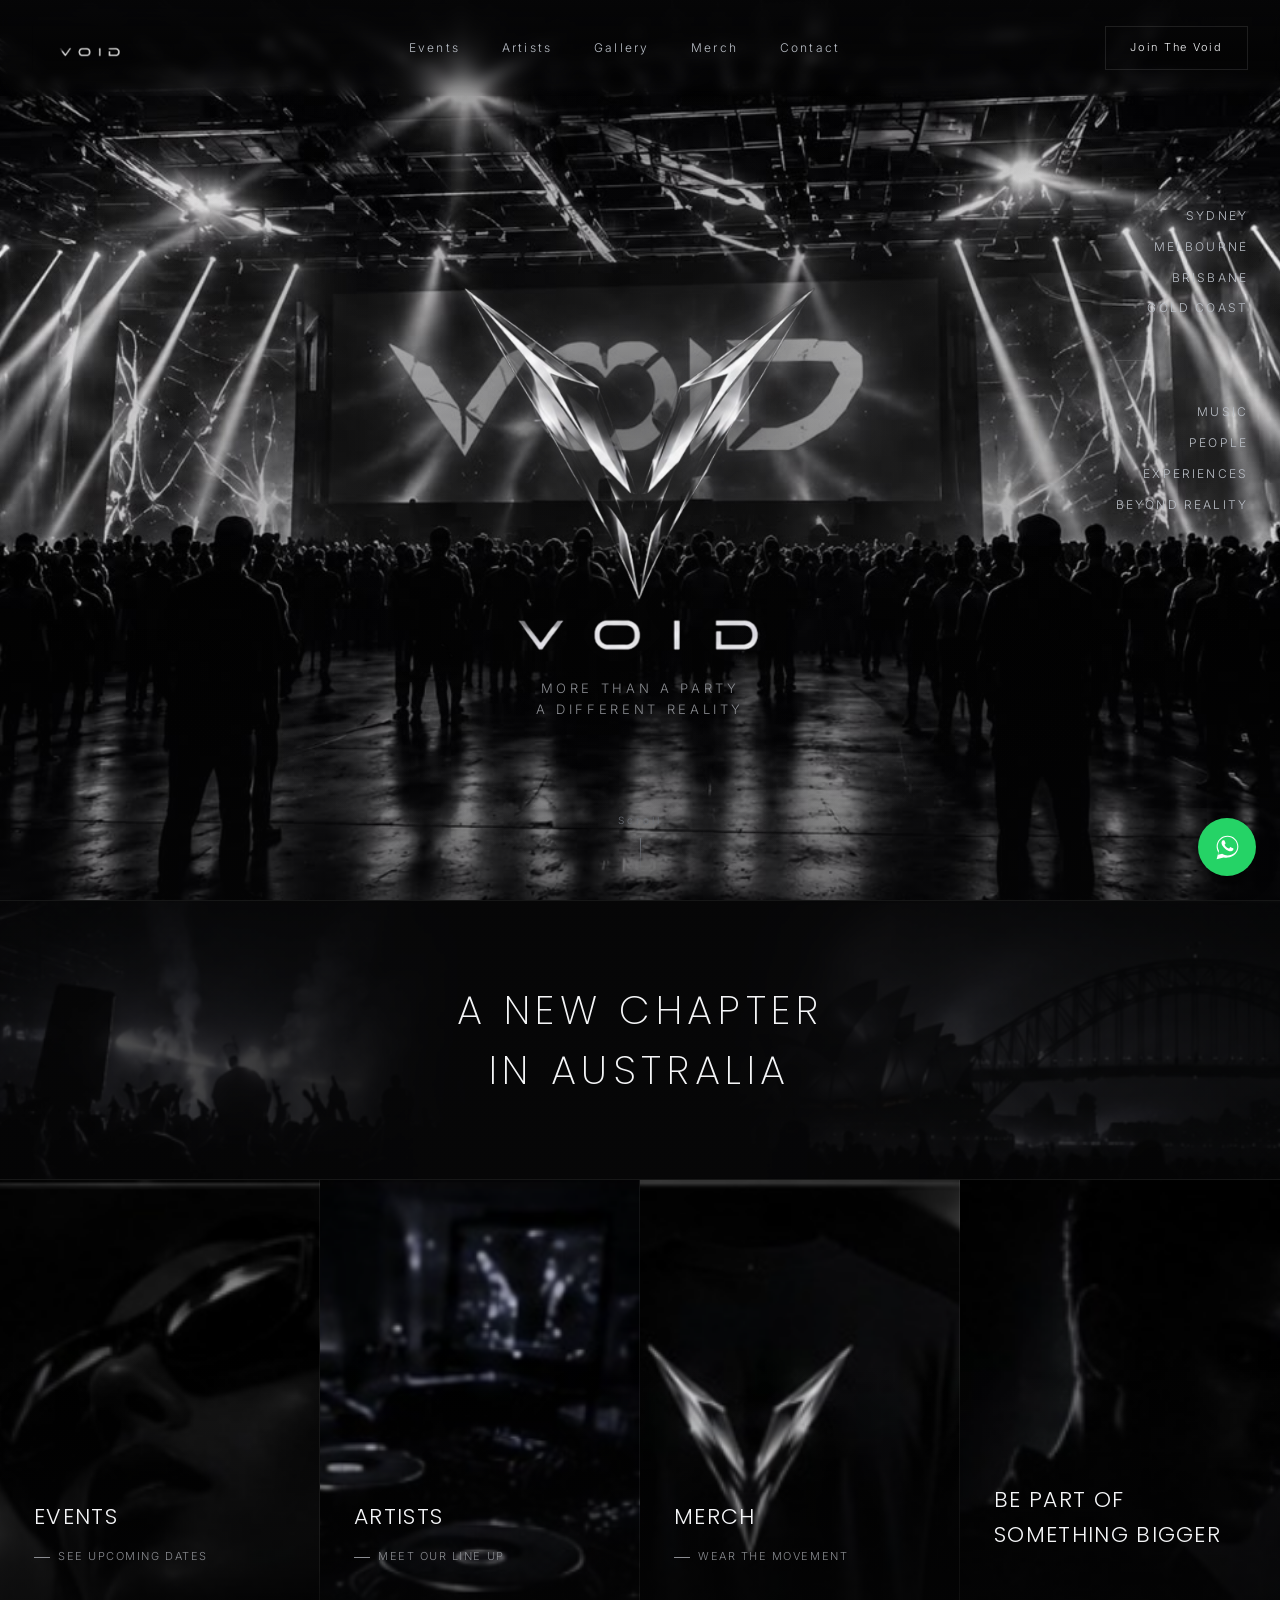
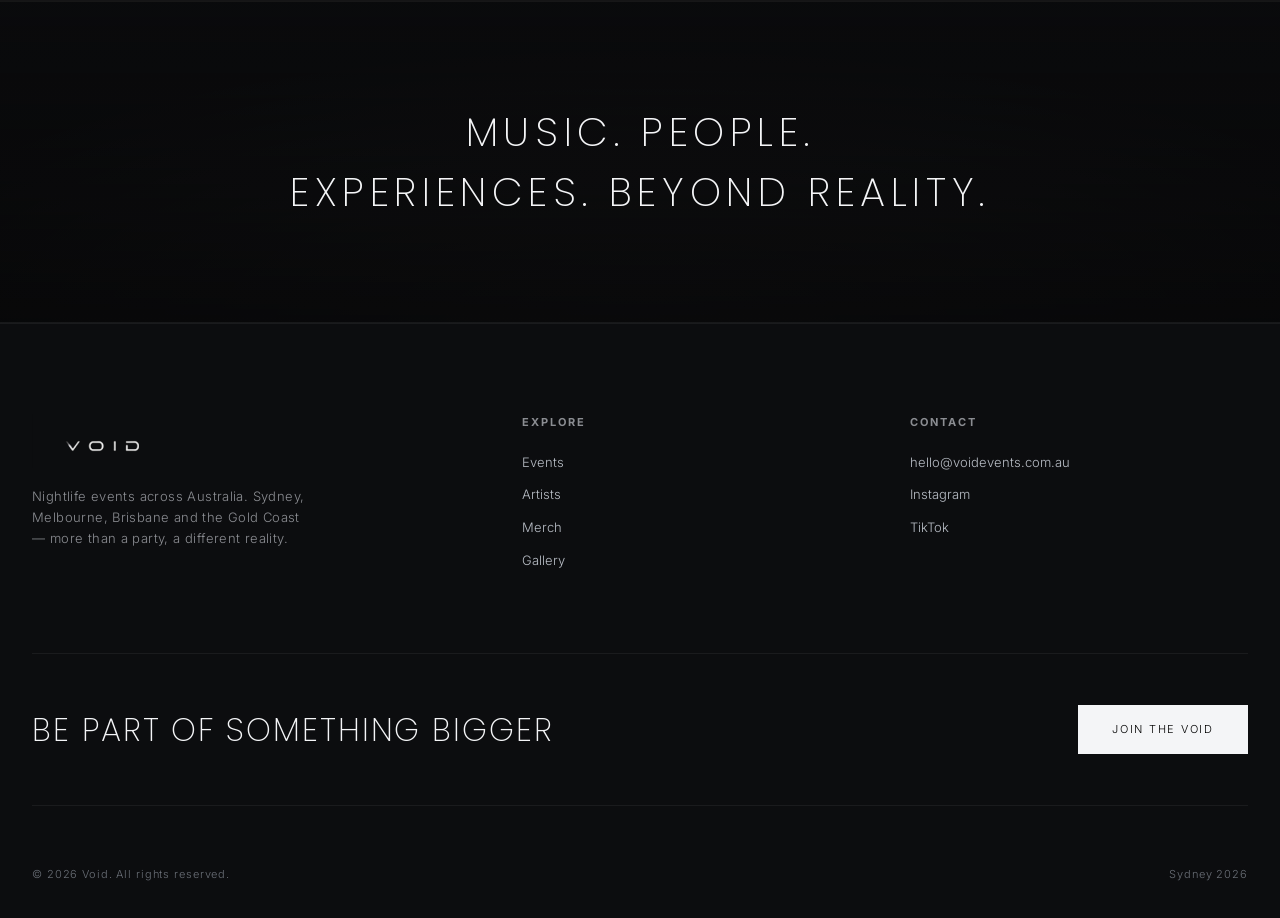
<file: index.html>
<!DOCTYPE html>
<html lang="pt-BR">
<head>
<meta charset="UTF-8">
<meta name="viewport" content="width=device-width, initial-scale=1.0">
<title>VOID — Sydney, Melbourne, Brisbane & Gold Coast</title>
<meta name="description" content="VOID — eventos de música eletrônica em Sydney, Melbourne, Brisbane e Gold Coast. Mais que uma festa, uma realidade diferente.">
<link rel="preconnect" href="https://fonts.googleapis.com">
<link rel="preconnect" href="https://fonts.gstatic.com" crossorigin>
<link href="https://fonts.googleapis.com/css2?family=Poppins:wght@200;300;400;600&family=Inter:wght@300;400;500&display=swap" rel="stylesheet">
<link rel="stylesheet" href="assets/style.css">
<link rel="manifest" href="manifest.json">
<meta name="theme-color" content="#060607">
<link rel="apple-touch-icon" href="assets/icons/apple-touch-icon.png">
<meta name="apple-mobile-web-app-capable" content="yes">
<meta name="apple-mobile-web-app-status-bar-style" content="black-translucent">
<meta name="apple-mobile-web-app-title" content="VOID">
</head>
<body>

<header>
  <nav class="nav">
    <a href="index.html"><img src="assets/img/void-logo.png" alt="VOID" class="logo-img"></a>
    <ul class="nav-links">
      <li><a href="events.html">Events</a></li>
      <li><a href="artists.html">Artists</a></li>
      <li><a href="index.html#gallery">Gallery</a></li>
      <li><a href="merch.html">Merch</a></li>
      <li><a href="contact.html">Contact</a></li>
    </ul>
    <a href="contact.html" class="nav-cta">Join The Void</a>
    <button class="burger" id="burger" aria-label="Open menu" aria-expanded="false">
      <span></span><span></span><span></span>
    </button>
  </nav>
</header>

<div class="mobile-panel" id="mobilePanel">
  <a href="events.html">Events</a>
  <a href="artists.html">Artists</a>
  <a href="index.html#gallery">Gallery</a>
  <a href="merch.html">Merch</a>
  <a href="contact.html">Contact</a>
  <a href="contact.html" class="nav-cta">Join The Void</a>
</div>

<section class="hero" id="top">
  <div class="hero-grid">
    <h1 class="sr-only">VOID — More Than A Party, A Different Reality</h1>
    <div class="hero-center">
      <img src="assets/img/void-logo-full.png" alt="VOID" class="logo-mark-full">
      <!-- EDITE A FRASE DE EFEITO AQUI -->
      <p class="hero-tagline">
        <span>More Than A Party</span>
        <span>A Different Reality</span>
      </p>
    </div>

    <div class="hero-side">
      <!-- EDITE AS CIDADES AQUI -->
      <ul>
        <li>Sydney</li>
        <li>Melbourne</li>
        <li>Brisbane</li>
        <li>Gold Coast</li>
      </ul>
      <div class="rule"></div>
      <!-- EDITE AS PALAVRAS-CHAVE AQUI -->
      <ul>
        <li>Music</li>
        <li>People</li>
        <li>Experiences</li>
        <li>Beyond Reality</li>
      </ul>
    </div>
  </div>

  <div class="scroll-cue">Scroll</div>
</section>

<section class="chapter-photo">
  <!-- EDITE O TÍTULO DO BANNER AQUI -->
  <h2>A New Chapter<br>In Australia</h2>
</section>

<section class="feature-grid">
  <a class="feature" href="events.html" style="background-image:url('assets/img/feature-events.png');">
    <div class="feature-label">Events</div>
    <div class="feature-link"><span class="bar"></span>See Upcoming Dates</div>
  </a>
  <a class="feature" href="artists.html" style="background-image:url('assets/img/feature-artists.png');">
    <div class="feature-label">Artists</div>
    <div class="feature-link"><span class="bar"></span>Meet Our Line Up</div>
  </a>
  <a class="feature" href="merch.html" style="background-image:url('assets/img/feature-merch.png');">
    <div class="feature-label">Merch</div>
    <div class="feature-link"><span class="bar"></span>Wear The Movement</div>
  </a>
  <a class="feature plain" href="contact.html" style="background-image:url('assets/img/feature-bigger.png');">
    <div class="feature-label">Be Part Of<br>Something Bigger</div>
  </a>
</section>

<section id="gallery" class="chapter" style="padding:100px 32px;">
  <h2>Music. People.<br>Experiences. Beyond Reality.</h2>
</section>

<footer id="contact">
  <div class="footer-top">
    <div class="footer-brand">
      <img src="assets/img/void-logo.png" alt="VOID" class="logo-img-lg" style="margin-bottom:18px;">
      <p>Nightlife events across Australia. Sydney, Melbourne, Brisbane and the Gold Coast — more than a party, a different reality.</p>
    </div>
    <div class="footer-col">
      <h4>Explore</h4>
      <ul>
        <li><a href="events.html">Events</a></li>
        <li><a href="artists.html">Artists</a></li>
        <li><a href="merch.html">Merch</a></li>
        <li><a href="index.html#gallery">Gallery</a></li>
      </ul>
    </div>
    <div class="footer-col">
      <h4>Contact</h4>
      <ul>
        <li><a href="mailto:hello@voidevents.com.au">hello@voidevents.com.au</a></li>
        <li><a href="#">Instagram</a></li>
        <li><a href="#">TikTok</a></li>
      </ul>
    </div>
  </div>

  <div class="footer-cta">
    <h3>Be part of something bigger</h3>
    <a href="contact.html" class="btn-solid">Join The Void</a>
  </div>

  <div class="footer-bottom">
    <span>© 2026 Void. All rights reserved.</span>
    <span>Sydney 2026</span>
  </div>
</footer>

<script src="assets/script.js"></script>
<a href="https://wa.me/61424786289" class="whatsapp-float" target="_blank" rel="noopener" aria-label="Falar no WhatsApp">
  <svg viewBox="0 0 32 32" fill="white" xmlns="http://www.w3.org/2000/svg"><path d="M16.004 3C9.377 3 4 8.373 4 15c0 2.386.7 4.61 1.902 6.478L4 29l7.72-1.867A11.94 11.94 0 0 0 16.004 27C22.63 27 28 21.627 28 15S22.63 3 16.004 3Zm0 21.818c-2.02 0-3.9-.59-5.48-1.605l-.393-.242-4.58 1.107 1.128-4.463-.256-.412A9.77 9.77 0 0 1 5.2 15c0-5.96 4.848-10.818 10.804-10.818S26.808 9.04 26.808 15 21.96 24.818 16.004 24.818Zm5.94-8.146c-.325-.163-1.923-.95-2.222-1.058-.298-.108-.516-.163-.733.163-.217.326-.842 1.058-1.033 1.276-.19.217-.38.244-.706.081-.325-.163-1.373-.506-2.615-1.612-.967-.862-1.62-1.926-1.81-2.252-.19-.326-.02-.502.143-.664.147-.146.325-.38.488-.57.163-.19.217-.326.325-.543.108-.217.054-.407-.027-.57-.081-.163-.733-1.767-1.005-2.42-.264-.635-.532-.55-.733-.56l-.624-.011c-.217 0-.57.081-.868.407-.298.326-1.14 1.114-1.14 2.718 0 1.604 1.167 3.154 1.33 3.37.163.217 2.297 3.508 5.566 4.92.778.336 1.385.537 1.858.687.78.248 1.49.213 2.052.13.626-.094 1.923-.786 2.194-1.545.27-.76.27-1.41.19-1.545-.081-.136-.298-.217-.624-.38Z"/></svg>
</a>
</body>
</html>
</file>
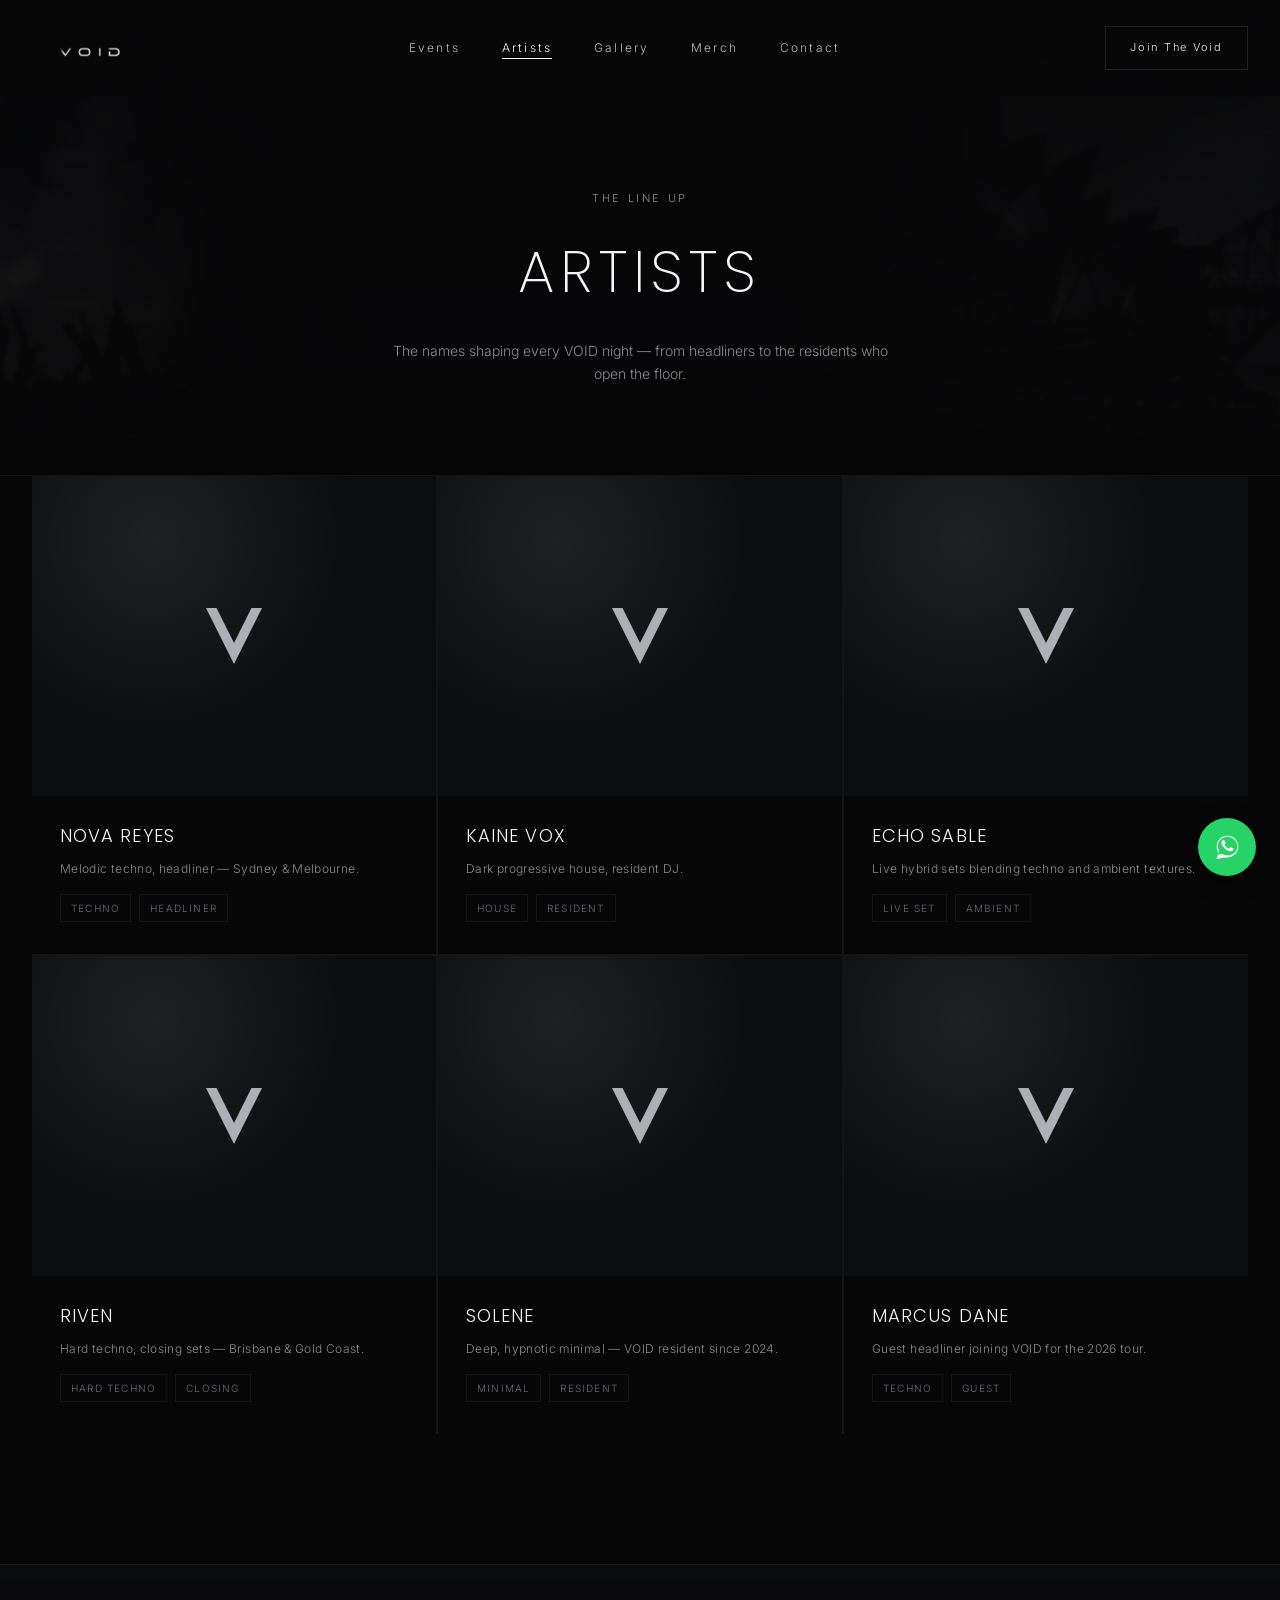
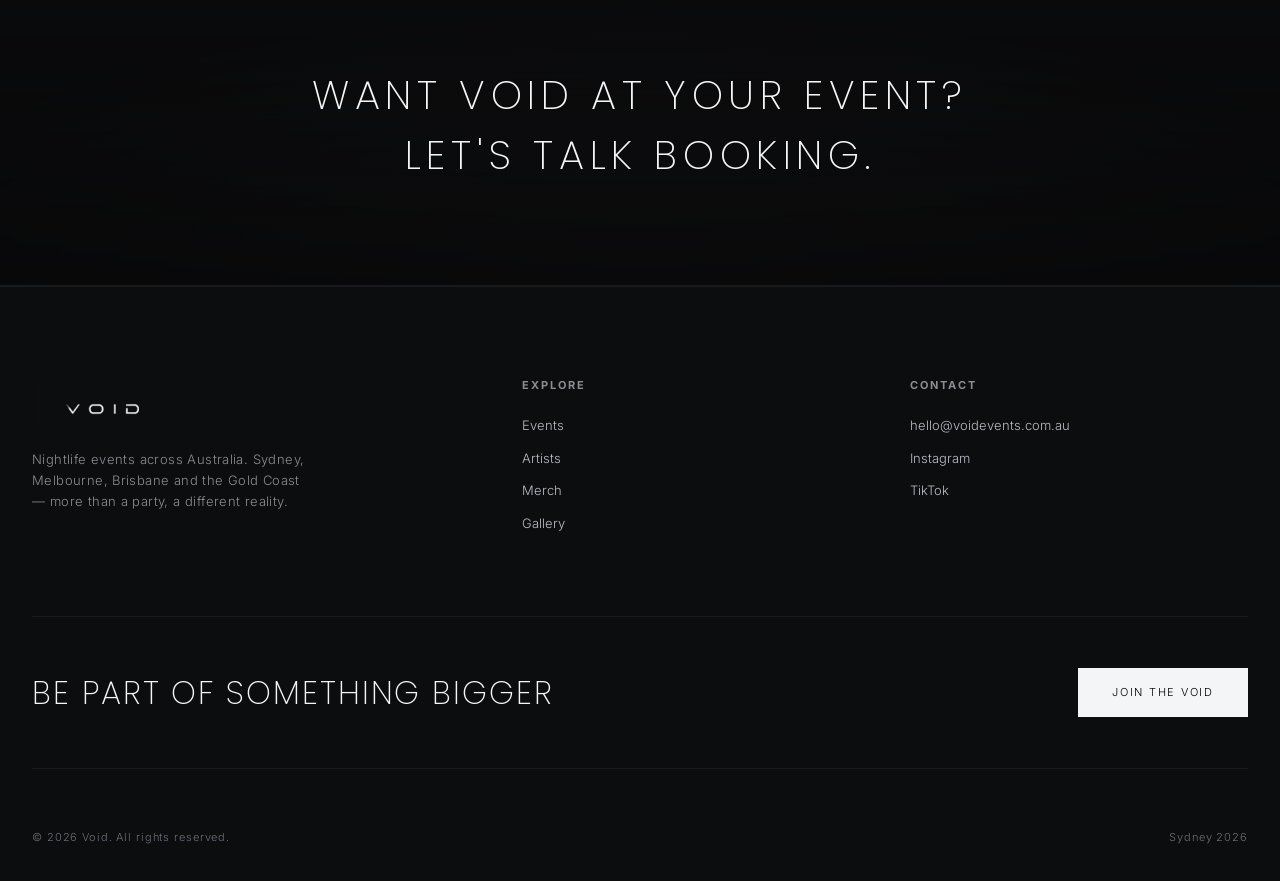
<file: artists.html>
<!DOCTYPE html>
<html lang="pt-BR">
<head>
<meta charset="UTF-8">
<meta name="viewport" content="width=device-width, initial-scale=1.0">
<title>VOID — Artists</title>
<link rel="preconnect" href="https://fonts.googleapis.com">
<link rel="preconnect" href="https://fonts.gstatic.com" crossorigin>
<link href="https://fonts.googleapis.com/css2?family=Poppins:wght@200;300;400;600&family=Inter:wght@300;400;500&display=swap" rel="stylesheet">
<link rel="stylesheet" href="assets/style.css">
<link rel="manifest" href="manifest.json">
<meta name="theme-color" content="#060607">
<link rel="apple-touch-icon" href="assets/icons/apple-touch-icon.png">
<meta name="apple-mobile-web-app-capable" content="yes">
<meta name="apple-mobile-web-app-status-bar-style" content="black-translucent">
<meta name="apple-mobile-web-app-title" content="VOID">
</head>
<body>

<header>
  <nav class="nav">
    <a href="index.html"><img src="assets/img/void-logo.png" alt="VOID" class="logo-img"></a>
    <ul class="nav-links">
      <li><a href="events.html">Events</a></li>
      <li><a href="artists.html" class="active">Artists</a></li>
      <li><a href="index.html#gallery">Gallery</a></li>
      <li><a href="merch.html">Merch</a></li>
      <li><a href="contact.html">Contact</a></li>
    </ul>
    <a href="contact.html" class="nav-cta">Join The Void</a>
    <button class="burger" id="burger" aria-label="Open menu" aria-expanded="false">
      <span></span><span></span><span></span>
    </button>
  </nav>
</header>

<div class="mobile-panel" id="mobilePanel">
  <a href="events.html">Events</a>
  <a href="artists.html">Artists</a>
  <a href="index.html#gallery">Gallery</a>
  <a href="merch.html">Merch</a>
  <a href="contact.html">Contact</a>
  <a href="contact.html" class="nav-cta">Join The Void</a>
</div>

<section class="page-hero">
  <div class="eyebrow">The Line Up</div>
  <h1>Artists</h1>
  <p>The names shaping every VOID night — from headliners to the residents who open the floor.</p>
</section>

<section class="section" style="padding-top:0;">
  <div class="artist-grid">

    <div class="artist-card">
      <div class="artist-visual">
        <svg viewBox="0 0 100 100"><path d="M50 90 L10 10 L25 10 L50 60 L75 10 L90 10 Z" fill="#c7cbd1"/></svg>
      </div>
      <div class="artist-body">
        <h3>Nova Reyes</h3>
        <p>Melodic techno, headliner — Sydney &amp; Melbourne.</p>
        <div class="artist-tags"><span>Techno</span><span>Headliner</span></div>
      </div>
    </div>

    <div class="artist-card">
      <div class="artist-visual">
        <svg viewBox="0 0 100 100"><path d="M50 90 L10 10 L25 10 L50 60 L75 10 L90 10 Z" fill="#c7cbd1"/></svg>
      </div>
      <div class="artist-body">
        <h3>Kaine Vox</h3>
        <p>Dark progressive house, resident DJ.</p>
        <div class="artist-tags"><span>House</span><span>Resident</span></div>
      </div>
    </div>

    <div class="artist-card">
      <div class="artist-visual">
        <svg viewBox="0 0 100 100"><path d="M50 90 L10 10 L25 10 L50 60 L75 10 L90 10 Z" fill="#c7cbd1"/></svg>
      </div>
      <div class="artist-body">
        <h3>Echo Sable</h3>
        <p>Live hybrid sets blending techno and ambient textures.</p>
        <div class="artist-tags"><span>Live Set</span><span>Ambient</span></div>
      </div>
    </div>

    <div class="artist-card">
      <div class="artist-visual">
        <svg viewBox="0 0 100 100"><path d="M50 90 L10 10 L25 10 L50 60 L75 10 L90 10 Z" fill="#c7cbd1"/></svg>
      </div>
      <div class="artist-body">
        <h3>Riven</h3>
        <p>Hard techno, closing sets — Brisbane &amp; Gold Coast.</p>
        <div class="artist-tags"><span>Hard Techno</span><span>Closing</span></div>
      </div>
    </div>

    <div class="artist-card">
      <div class="artist-visual">
        <svg viewBox="0 0 100 100"><path d="M50 90 L10 10 L25 10 L50 60 L75 10 L90 10 Z" fill="#c7cbd1"/></svg>
      </div>
      <div class="artist-body">
        <h3>Solene</h3>
        <p>Deep, hypnotic minimal — VOID resident since 2024.</p>
        <div class="artist-tags"><span>Minimal</span><span>Resident</span></div>
      </div>
    </div>

    <div class="artist-card">
      <div class="artist-visual">
        <svg viewBox="0 0 100 100"><path d="M50 90 L10 10 L25 10 L50 60 L75 10 L90 10 Z" fill="#c7cbd1"/></svg>
      </div>
      <div class="artist-body">
        <h3>Marcus Dane</h3>
        <p>Guest headliner joining VOID for the 2026 tour.</p>
        <div class="artist-tags"><span>Techno</span><span>Guest</span></div>
      </div>
    </div>

  </div>
</section>

<section class="chapter" style="padding:100px 32px;">
  <h2>Want VOID At Your Event?<br>Let's Talk Booking.</h2>
</section>

<footer id="contact">
  <div class="footer-top">
    <div class="footer-brand">
      <img src="assets/img/void-logo.png" alt="VOID" class="logo-img-lg" style="margin-bottom:18px;">
      <p>Nightlife events across Australia. Sydney, Melbourne, Brisbane and the Gold Coast — more than a party, a different reality.</p>
    </div>
    <div class="footer-col">
      <h4>Explore</h4>
      <ul>
        <li><a href="events.html">Events</a></li>
        <li><a href="artists.html">Artists</a></li>
        <li><a href="merch.html">Merch</a></li>
        <li><a href="index.html#gallery">Gallery</a></li>
      </ul>
    </div>
    <div class="footer-col">
      <h4>Contact</h4>
      <ul>
        <li><a href="mailto:hello@voidevents.com.au">hello@voidevents.com.au</a></li>
        <li><a href="#">Instagram</a></li>
        <li><a href="#">TikTok</a></li>
      </ul>
    </div>
  </div>

  <div class="footer-cta">
    <h3>Be part of something bigger</h3>
    <a href="contact.html" class="btn-solid">Join The Void</a>
  </div>

  <div class="footer-bottom">
    <span>© 2026 Void. All rights reserved.</span>
    <span>Sydney 2026</span>
  </div>
</footer>

<script src="assets/script.js"></script>
<a href="https://wa.me/61424786289" class="whatsapp-float" target="_blank" rel="noopener" aria-label="Falar no WhatsApp">
  <svg viewBox="0 0 32 32" fill="white" xmlns="http://www.w3.org/2000/svg"><path d="M16.004 3C9.377 3 4 8.373 4 15c0 2.386.7 4.61 1.902 6.478L4 29l7.72-1.867A11.94 11.94 0 0 0 16.004 27C22.63 27 28 21.627 28 15S22.63 3 16.004 3Zm0 21.818c-2.02 0-3.9-.59-5.48-1.605l-.393-.242-4.58 1.107 1.128-4.463-.256-.412A9.77 9.77 0 0 1 5.2 15c0-5.96 4.848-10.818 10.804-10.818S26.808 9.04 26.808 15 21.96 24.818 16.004 24.818Zm5.94-8.146c-.325-.163-1.923-.95-2.222-1.058-.298-.108-.516-.163-.733.163-.217.326-.842 1.058-1.033 1.276-.19.217-.38.244-.706.081-.325-.163-1.373-.506-2.615-1.612-.967-.862-1.62-1.926-1.81-2.252-.19-.326-.02-.502.143-.664.147-.146.325-.38.488-.57.163-.19.217-.326.325-.543.108-.217.054-.407-.027-.57-.081-.163-.733-1.767-1.005-2.42-.264-.635-.532-.55-.733-.56l-.624-.011c-.217 0-.57.081-.868.407-.298.326-1.14 1.114-1.14 2.718 0 1.604 1.167 3.154 1.33 3.37.163.217 2.297 3.508 5.566 4.92.778.336 1.385.537 1.858.687.78.248 1.49.213 2.052.13.626-.094 1.923-.786 2.194-1.545.27-.76.27-1.41.19-1.545-.081-.136-.298-.217-.624-.38Z"/></svg>
</a>
</body>
</html>
</file>
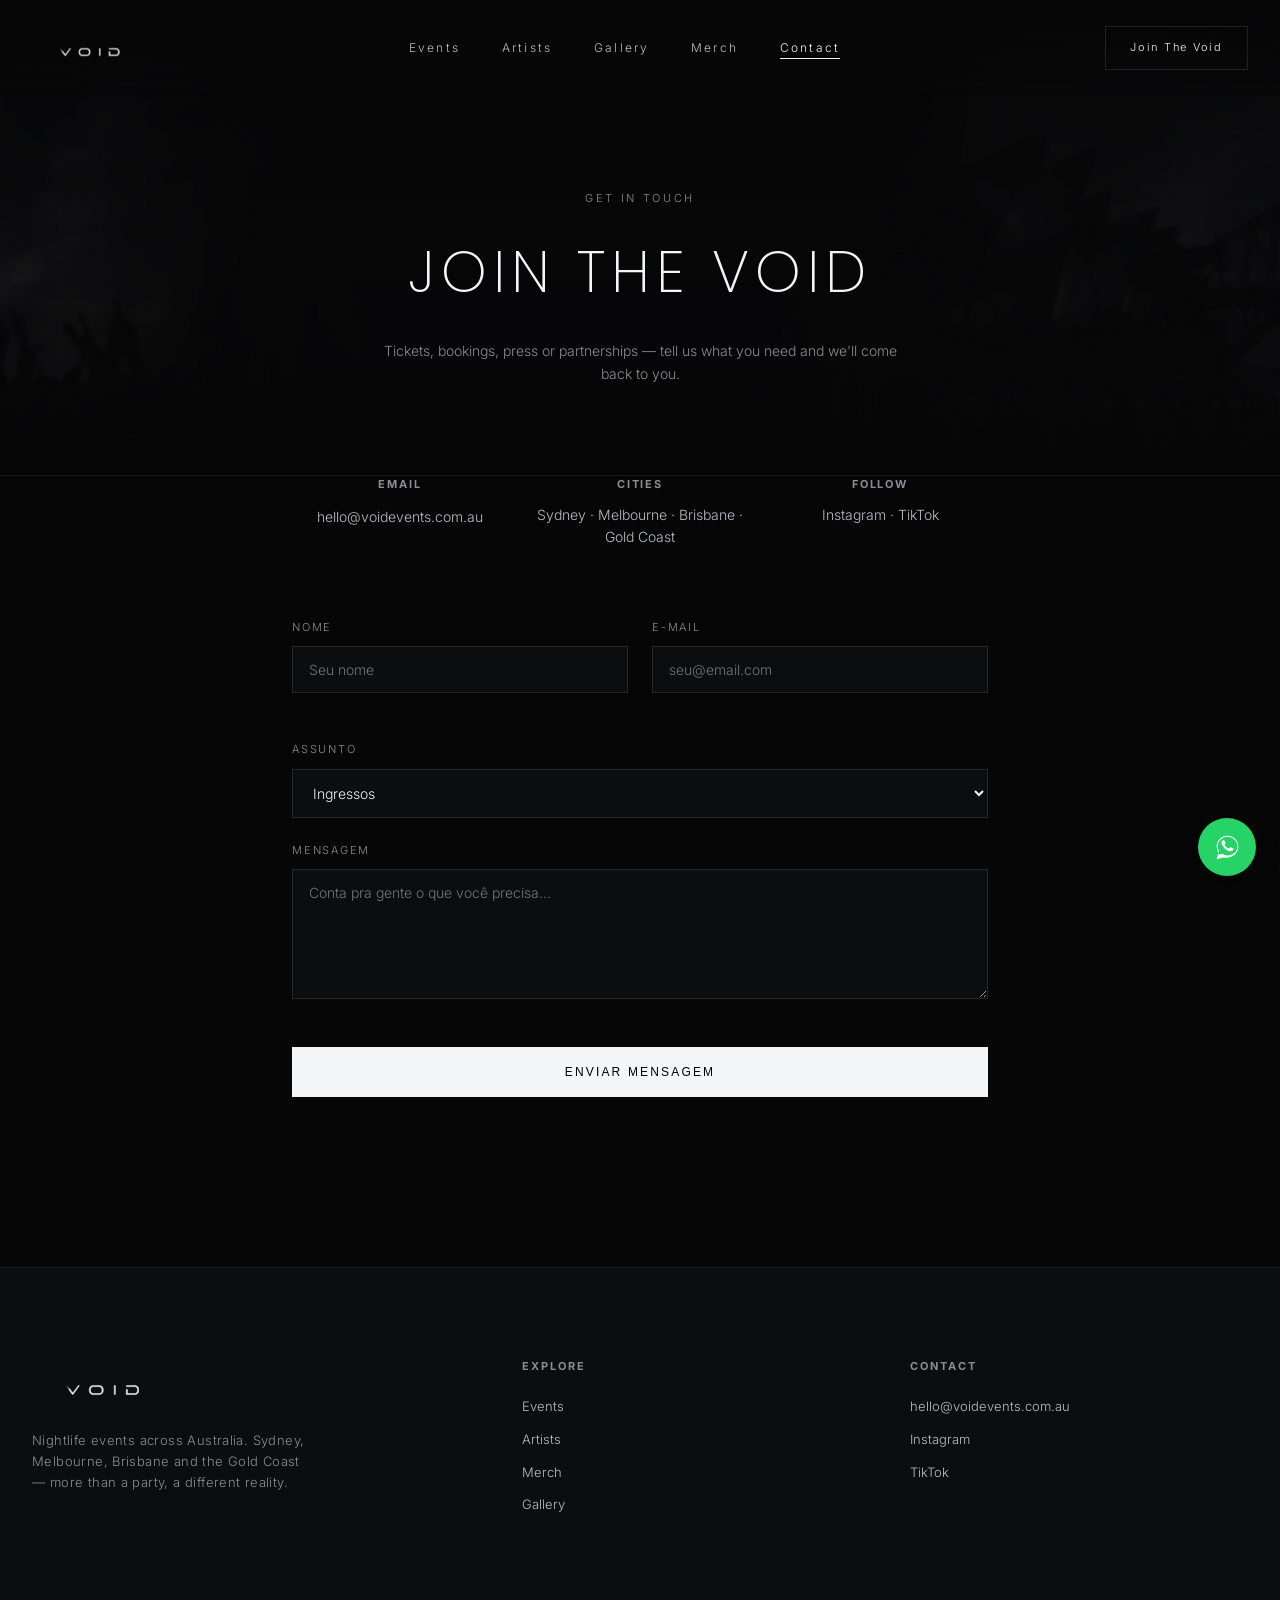
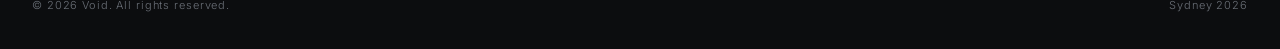
<file: contact.html>
<!DOCTYPE html>
<html lang="pt-BR">
<head>
<meta charset="UTF-8">
<meta name="viewport" content="width=device-width, initial-scale=1.0">
<title>VOID — Contact</title>
<link rel="preconnect" href="https://fonts.googleapis.com">
<link rel="preconnect" href="https://fonts.gstatic.com" crossorigin>
<link href="https://fonts.googleapis.com/css2?family=Poppins:wght@200;300;400;600&family=Inter:wght@300;400;500&display=swap" rel="stylesheet">
<link rel="stylesheet" href="assets/style.css">
<link rel="manifest" href="manifest.json">
<meta name="theme-color" content="#060607">
<link rel="apple-touch-icon" href="assets/icons/apple-touch-icon.png">
<meta name="apple-mobile-web-app-capable" content="yes">
<meta name="apple-mobile-web-app-status-bar-style" content="black-translucent">
<meta name="apple-mobile-web-app-title" content="VOID">
</head>
<body>

<header>
  <nav class="nav">
    <a href="index.html"><img src="assets/img/void-logo.png" alt="VOID" class="logo-img"></a>
    <ul class="nav-links">
      <li><a href="events.html">Events</a></li>
      <li><a href="artists.html">Artists</a></li>
      <li><a href="index.html#gallery">Gallery</a></li>
      <li><a href="merch.html">Merch</a></li>
      <li><a href="contact.html" class="active">Contact</a></li>
    </ul>
    <a href="contact.html" class="nav-cta">Join The Void</a>
    <button class="burger" id="burger" aria-label="Open menu" aria-expanded="false">
      <span></span><span></span><span></span>
    </button>
  </nav>
</header>

<div class="mobile-panel" id="mobilePanel">
  <a href="events.html">Events</a>
  <a href="artists.html">Artists</a>
  <a href="index.html#gallery">Gallery</a>
  <a href="merch.html">Merch</a>
  <a href="contact.html">Contact</a>
  <a href="contact.html" class="nav-cta">Join The Void</a>
</div>

<section class="page-hero">
  <div class="eyebrow">Get In Touch</div>
  <h1>Join The Void</h1>
  <p>Tickets, bookings, press or partnerships — tell us what you need and we'll come back to you.</p>
</section>

<section class="contact-info" style="margin-top:0;">
  <div>
    <h4>Email</h4>
    <a href="mailto:hello@voidevents.com.au">hello@voidevents.com.au</a>
  </div>
  <div>
    <h4>Cities</h4>
    <p>Sydney · Melbourne · Brisbane · Gold Coast</p>
  </div>
  <div>
    <h4>Follow</h4>
    <p><a href="#">Instagram</a> · <a href="#">TikTok</a></p>
  </div>
</section>

<section class="section" style="padding-top:0;">
  <div class="contact-wrap">
    <!--
      Este formulário valida os campos no navegador, mas ainda não envia
      e-mail de verdade (não há backend). Pra receber as mensagens, ligue
      esse <form> a um serviço como Formspree, EmailJS ou Netlify Forms —
      normalmente basta trocar o atributo action e adicionar seu ID de conta.
    -->
    <form id="contactForm" novalidate>
      <div class="form-row">
        <div class="field">
          <label for="name">Nome</label>
          <input type="text" id="name" name="name" placeholder="Seu nome">
          <span class="error" data-error-for="name"></span>
        </div>
        <div class="field">
          <label for="email">E-mail</label>
          <input type="email" id="email" name="email" placeholder="seu@email.com">
          <span class="error" data-error-for="email"></span>
        </div>
      </div>

      <div class="form-row">
        <div class="field full">
          <label for="reason">Assunto</label>
          <select id="reason" name="reason">
            <option value="tickets">Ingressos</option>
            <option value="booking">Booking de artista</option>
            <option value="press">Imprensa / Parcerias</option>
            <option value="merch">Merch</option>
            <option value="other">Outro</option>
          </select>
        </div>
      </div>

      <div class="form-row">
        <div class="field full">
          <label for="message">Mensagem</label>
          <textarea id="message" name="message" placeholder="Conta pra gente o que você precisa..."></textarea>
          <span class="error" data-error-for="message"></span>
        </div>
      </div>

      <button type="submit" class="submit-btn">Enviar mensagem</button>
      <div class="form-status" id="formStatus"></div>
    </form>
  </div>
</section>

<footer>
  <div class="footer-top">
    <div class="footer-brand">
      <img src="assets/img/void-logo.png" alt="VOID" class="logo-img-lg" style="margin-bottom:18px;">
      <p>Nightlife events across Australia. Sydney, Melbourne, Brisbane and the Gold Coast — more than a party, a different reality.</p>
    </div>
    <div class="footer-col">
      <h4>Explore</h4>
      <ul>
        <li><a href="events.html">Events</a></li>
        <li><a href="artists.html">Artists</a></li>
        <li><a href="merch.html">Merch</a></li>
        <li><a href="index.html#gallery">Gallery</a></li>
      </ul>
    </div>
    <div class="footer-col">
      <h4>Contact</h4>
      <ul>
        <li><a href="mailto:hello@voidevents.com.au">hello@voidevents.com.au</a></li>
        <li><a href="#">Instagram</a></li>
        <li><a href="#">TikTok</a></li>
      </ul>
    </div>
  </div>

  <div class="footer-bottom">
    <span>© 2026 Void. All rights reserved.</span>
    <span>Sydney 2026</span>
  </div>
</footer>

<script src="assets/script.js"></script>
<a href="https://wa.me/61424786289" class="whatsapp-float" target="_blank" rel="noopener" aria-label="Falar no WhatsApp">
  <svg viewBox="0 0 32 32" fill="white" xmlns="http://www.w3.org/2000/svg"><path d="M16.004 3C9.377 3 4 8.373 4 15c0 2.386.7 4.61 1.902 6.478L4 29l7.72-1.867A11.94 11.94 0 0 0 16.004 27C22.63 27 28 21.627 28 15S22.63 3 16.004 3Zm0 21.818c-2.02 0-3.9-.59-5.48-1.605l-.393-.242-4.58 1.107 1.128-4.463-.256-.412A9.77 9.77 0 0 1 5.2 15c0-5.96 4.848-10.818 10.804-10.818S26.808 9.04 26.808 15 21.96 24.818 16.004 24.818Zm5.94-8.146c-.325-.163-1.923-.95-2.222-1.058-.298-.108-.516-.163-.733.163-.217.326-.842 1.058-1.033 1.276-.19.217-.38.244-.706.081-.325-.163-1.373-.506-2.615-1.612-.967-.862-1.62-1.926-1.81-2.252-.19-.326-.02-.502.143-.664.147-.146.325-.38.488-.57.163-.19.217-.326.325-.543.108-.217.054-.407-.027-.57-.081-.163-.733-1.767-1.005-2.42-.264-.635-.532-.55-.733-.56l-.624-.011c-.217 0-.57.081-.868.407-.298.326-1.14 1.114-1.14 2.718 0 1.604 1.167 3.154 1.33 3.37.163.217 2.297 3.508 5.566 4.92.778.336 1.385.537 1.858.687.78.248 1.49.213 2.052.13.626-.094 1.923-.786 2.194-1.545.27-.76.27-1.41.19-1.545-.081-.136-.298-.217-.624-.38Z"/></svg>
</a>
</body>
</html>
</file>
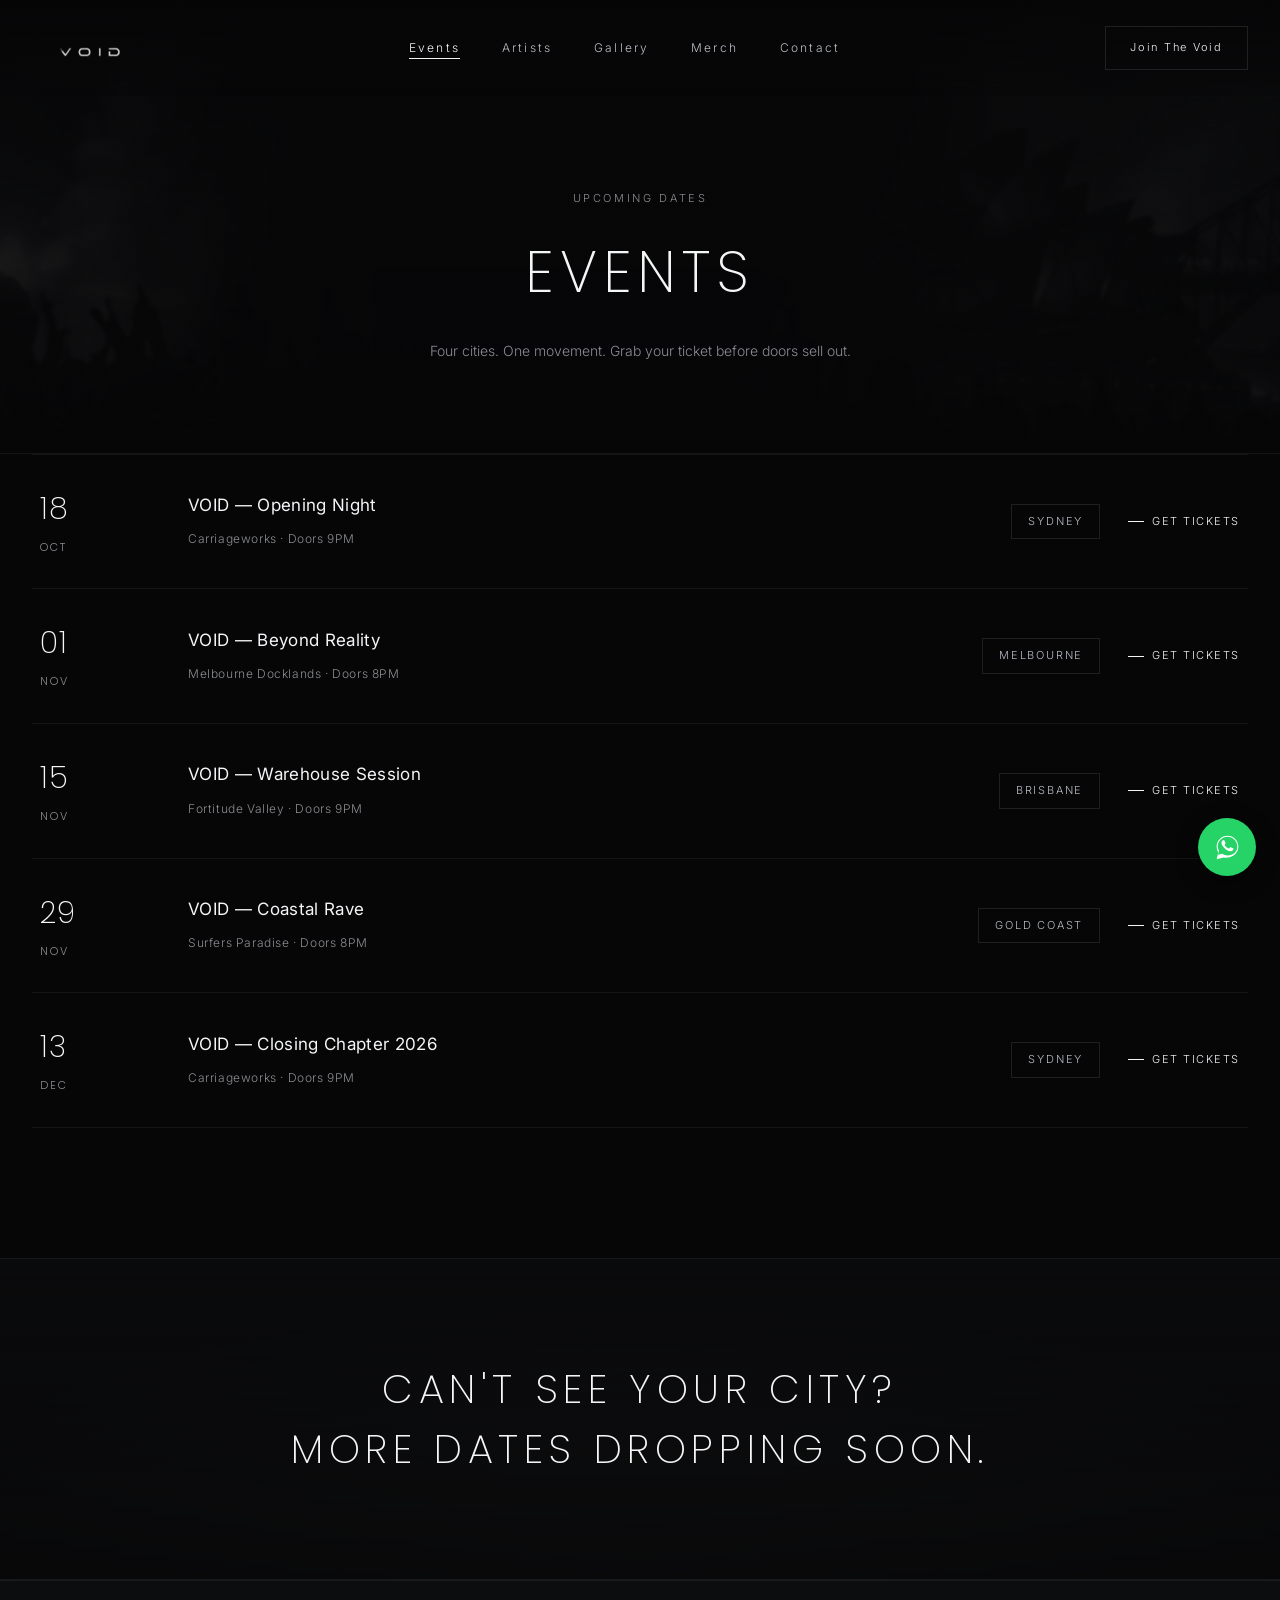
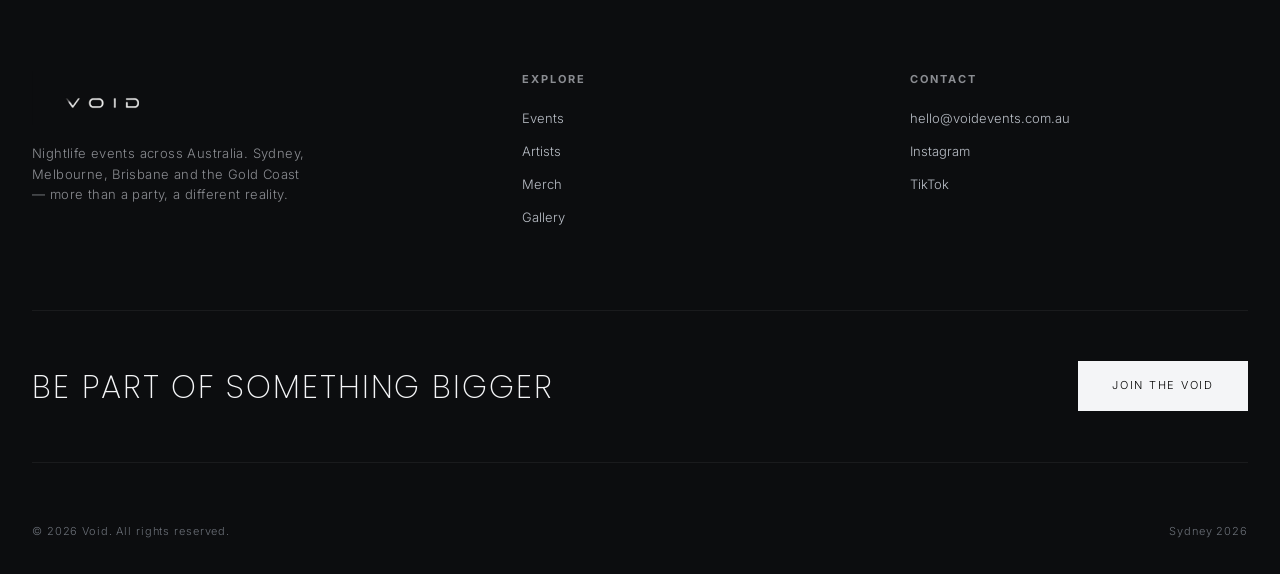
<file: events.html>
<!DOCTYPE html>
<html lang="pt-BR">
<head>
<meta charset="UTF-8">
<meta name="viewport" content="width=device-width, initial-scale=1.0">
<title>VOID — Events</title>
<link rel="preconnect" href="https://fonts.googleapis.com">
<link rel="preconnect" href="https://fonts.gstatic.com" crossorigin>
<link href="https://fonts.googleapis.com/css2?family=Poppins:wght@200;300;400;600&family=Inter:wght@300;400;500&display=swap" rel="stylesheet">
<link rel="stylesheet" href="assets/style.css">
<link rel="manifest" href="manifest.json">
<meta name="theme-color" content="#060607">
<link rel="apple-touch-icon" href="assets/icons/apple-touch-icon.png">
<meta name="apple-mobile-web-app-capable" content="yes">
<meta name="apple-mobile-web-app-status-bar-style" content="black-translucent">
<meta name="apple-mobile-web-app-title" content="VOID">
</head>
<body>

<header>
  <nav class="nav">
    <a href="index.html"><img src="assets/img/void-logo.png" alt="VOID" class="logo-img"></a>
    <ul class="nav-links">
      <li><a href="events.html" class="active">Events</a></li>
      <li><a href="artists.html">Artists</a></li>
      <li><a href="index.html#gallery">Gallery</a></li>
      <li><a href="merch.html">Merch</a></li>
      <li><a href="contact.html">Contact</a></li>
    </ul>
    <a href="contact.html" class="nav-cta">Join The Void</a>
    <button class="burger" id="burger" aria-label="Open menu" aria-expanded="false">
      <span></span><span></span><span></span>
    </button>
  </nav>
</header>

<div class="mobile-panel" id="mobilePanel">
  <a href="events.html">Events</a>
  <a href="artists.html">Artists</a>
  <a href="index.html#gallery">Gallery</a>
  <a href="merch.html">Merch</a>
  <a href="contact.html">Contact</a>
  <a href="contact.html" class="nav-cta">Join The Void</a>
</div>

<section class="page-hero">
  <div class="eyebrow">Upcoming Dates</div>
  <h1>Events</h1>
  <p>Four cities. One movement. Grab your ticket before doors sell out.</p>
</section>

<section class="section" style="padding-top:0;">
  <div class="event-list">

    <div class="event-row">
      <div class="event-date"><span class="day">18</span><span class="month">Oct</span></div>
      <div class="event-info">
        <h3>VOID — Opening Night</h3>
        <span>Carriageworks · Doors 9PM</span>
      </div>
      <div class="event-city">Sydney</div>
      <a href="contact.html" class="event-ticket"><span class="bar"></span>Get Tickets</a>
    </div>

    <div class="event-row">
      <div class="event-date"><span class="day">01</span><span class="month">Nov</span></div>
      <div class="event-info">
        <h3>VOID — Beyond Reality</h3>
        <span>Melbourne Docklands · Doors 8PM</span>
      </div>
      <div class="event-city">Melbourne</div>
      <a href="contact.html" class="event-ticket"><span class="bar"></span>Get Tickets</a>
    </div>

    <div class="event-row">
      <div class="event-date"><span class="day">15</span><span class="month">Nov</span></div>
      <div class="event-info">
        <h3>VOID — Warehouse Session</h3>
        <span>Fortitude Valley · Doors 9PM</span>
      </div>
      <div class="event-city">Brisbane</div>
      <a href="contact.html" class="event-ticket"><span class="bar"></span>Get Tickets</a>
    </div>

    <div class="event-row">
      <div class="event-date"><span class="day">29</span><span class="month">Nov</span></div>
      <div class="event-info">
        <h3>VOID — Coastal Rave</h3>
        <span>Surfers Paradise · Doors 8PM</span>
      </div>
      <div class="event-city">Gold Coast</div>
      <a href="contact.html" class="event-ticket"><span class="bar"></span>Get Tickets</a>
    </div>

    <div class="event-row">
      <div class="event-date"><span class="day">13</span><span class="month">Dec</span></div>
      <div class="event-info">
        <h3>VOID — Closing Chapter 2026</h3>
        <span>Carriageworks · Doors 9PM</span>
      </div>
      <div class="event-city">Sydney</div>
      <a href="contact.html" class="event-ticket"><span class="bar"></span>Get Tickets</a>
    </div>

  </div>
</section>

<section class="chapter" style="padding:100px 32px;">
  <h2>Can't See Your City?<br>More Dates Dropping Soon.</h2>
</section>

<footer id="contact">
  <div class="footer-top">
    <div class="footer-brand">
      <img src="assets/img/void-logo.png" alt="VOID" class="logo-img-lg" style="margin-bottom:18px;">
      <p>Nightlife events across Australia. Sydney, Melbourne, Brisbane and the Gold Coast — more than a party, a different reality.</p>
    </div>
    <div class="footer-col">
      <h4>Explore</h4>
      <ul>
        <li><a href="events.html">Events</a></li>
        <li><a href="artists.html">Artists</a></li>
        <li><a href="merch.html">Merch</a></li>
        <li><a href="index.html#gallery">Gallery</a></li>
      </ul>
    </div>
    <div class="footer-col">
      <h4>Contact</h4>
      <ul>
        <li><a href="mailto:hello@voidevents.com.au">hello@voidevents.com.au</a></li>
        <li><a href="#">Instagram</a></li>
        <li><a href="#">TikTok</a></li>
      </ul>
    </div>
  </div>

  <div class="footer-cta">
    <h3>Be part of something bigger</h3>
    <a href="contact.html" class="btn-solid">Join The Void</a>
  </div>

  <div class="footer-bottom">
    <span>© 2026 Void. All rights reserved.</span>
    <span>Sydney 2026</span>
  </div>
</footer>

<script src="assets/script.js"></script>
<a href="https://wa.me/61424786289" class="whatsapp-float" target="_blank" rel="noopener" aria-label="Falar no WhatsApp">
  <svg viewBox="0 0 32 32" fill="white" xmlns="http://www.w3.org/2000/svg"><path d="M16.004 3C9.377 3 4 8.373 4 15c0 2.386.7 4.61 1.902 6.478L4 29l7.72-1.867A11.94 11.94 0 0 0 16.004 27C22.63 27 28 21.627 28 15S22.63 3 16.004 3Zm0 21.818c-2.02 0-3.9-.59-5.48-1.605l-.393-.242-4.58 1.107 1.128-4.463-.256-.412A9.77 9.77 0 0 1 5.2 15c0-5.96 4.848-10.818 10.804-10.818S26.808 9.04 26.808 15 21.96 24.818 16.004 24.818Zm5.94-8.146c-.325-.163-1.923-.95-2.222-1.058-.298-.108-.516-.163-.733.163-.217.326-.842 1.058-1.033 1.276-.19.217-.38.244-.706.081-.325-.163-1.373-.506-2.615-1.612-.967-.862-1.62-1.926-1.81-2.252-.19-.326-.02-.502.143-.664.147-.146.325-.38.488-.57.163-.19.217-.326.325-.543.108-.217.054-.407-.027-.57-.081-.163-.733-1.767-1.005-2.42-.264-.635-.532-.55-.733-.56l-.624-.011c-.217 0-.57.081-.868.407-.298.326-1.14 1.114-1.14 2.718 0 1.604 1.167 3.154 1.33 3.37.163.217 2.297 3.508 5.566 4.92.778.336 1.385.537 1.858.687.78.248 1.49.213 2.052.13.626-.094 1.923-.786 2.194-1.545.27-.76.27-1.41.19-1.545-.081-.136-.298-.217-.624-.38Z"/></svg>
</a>
</body>
</html>
</file>
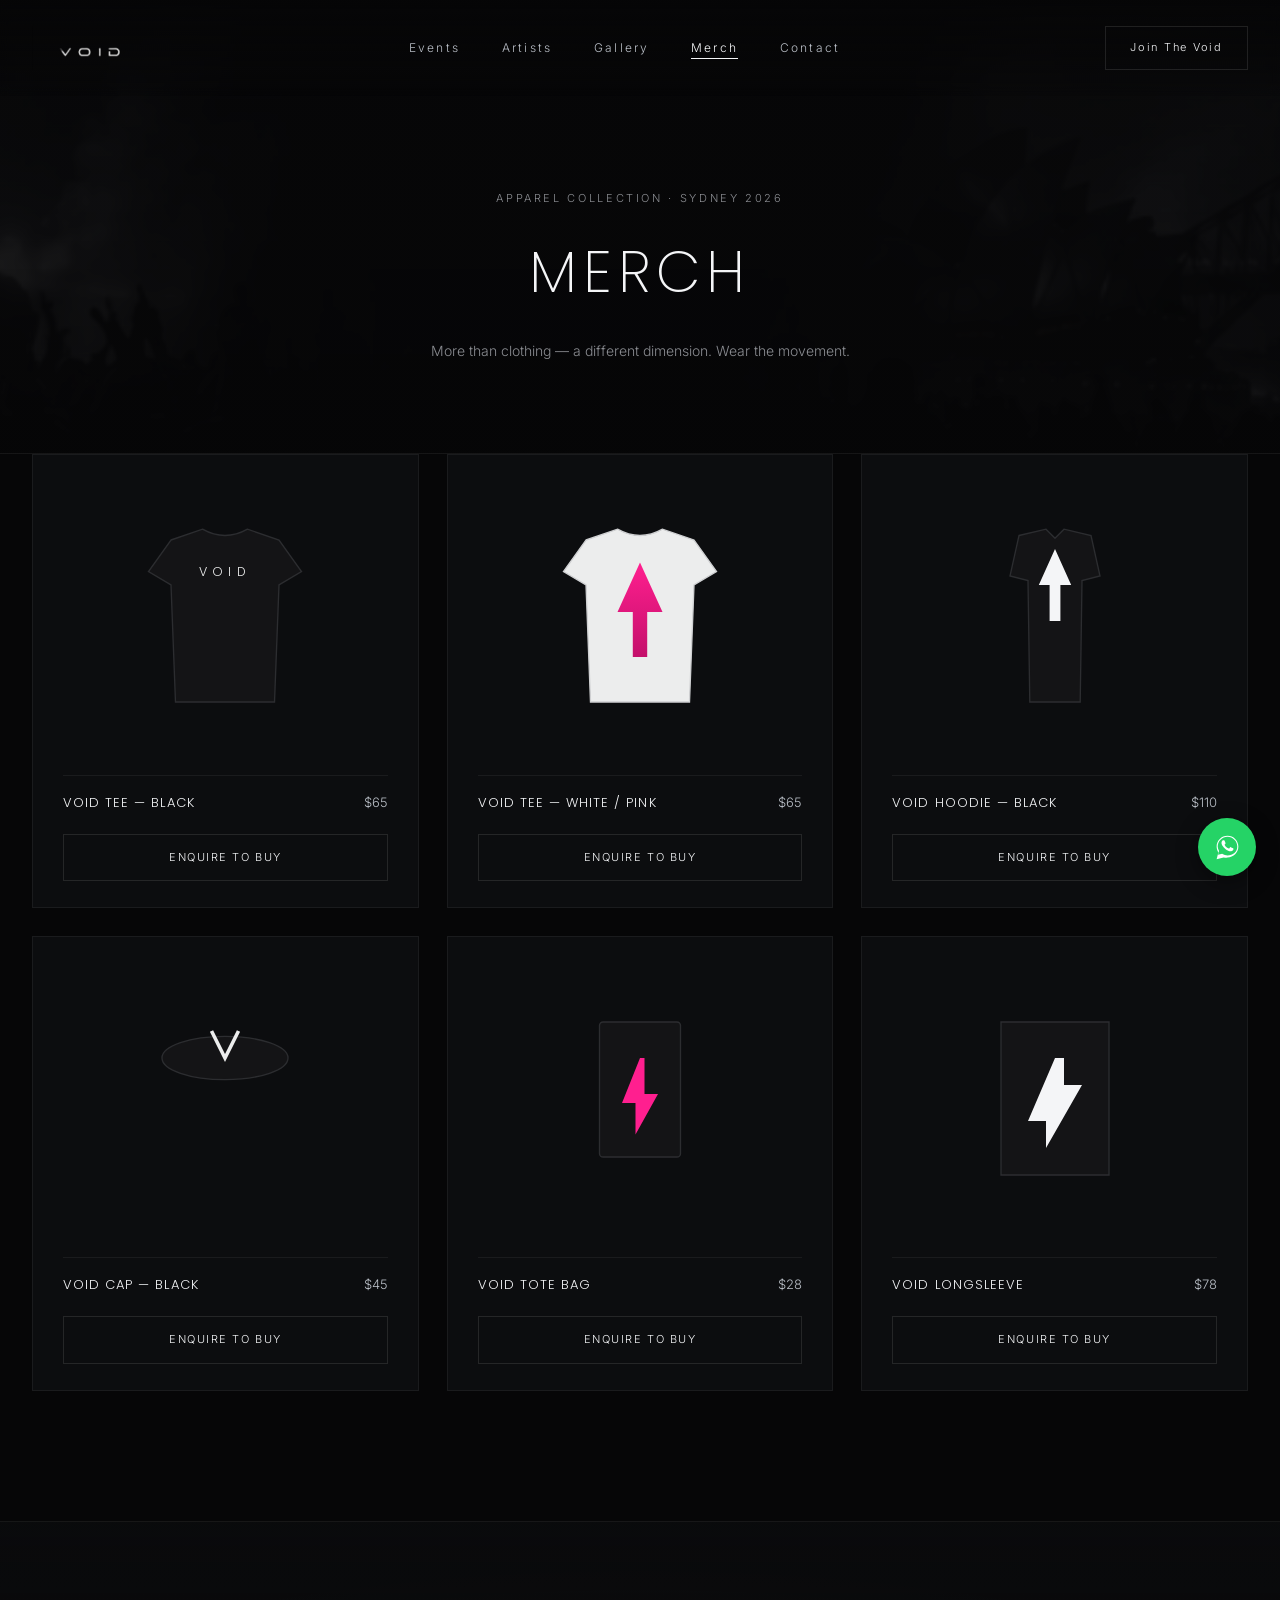
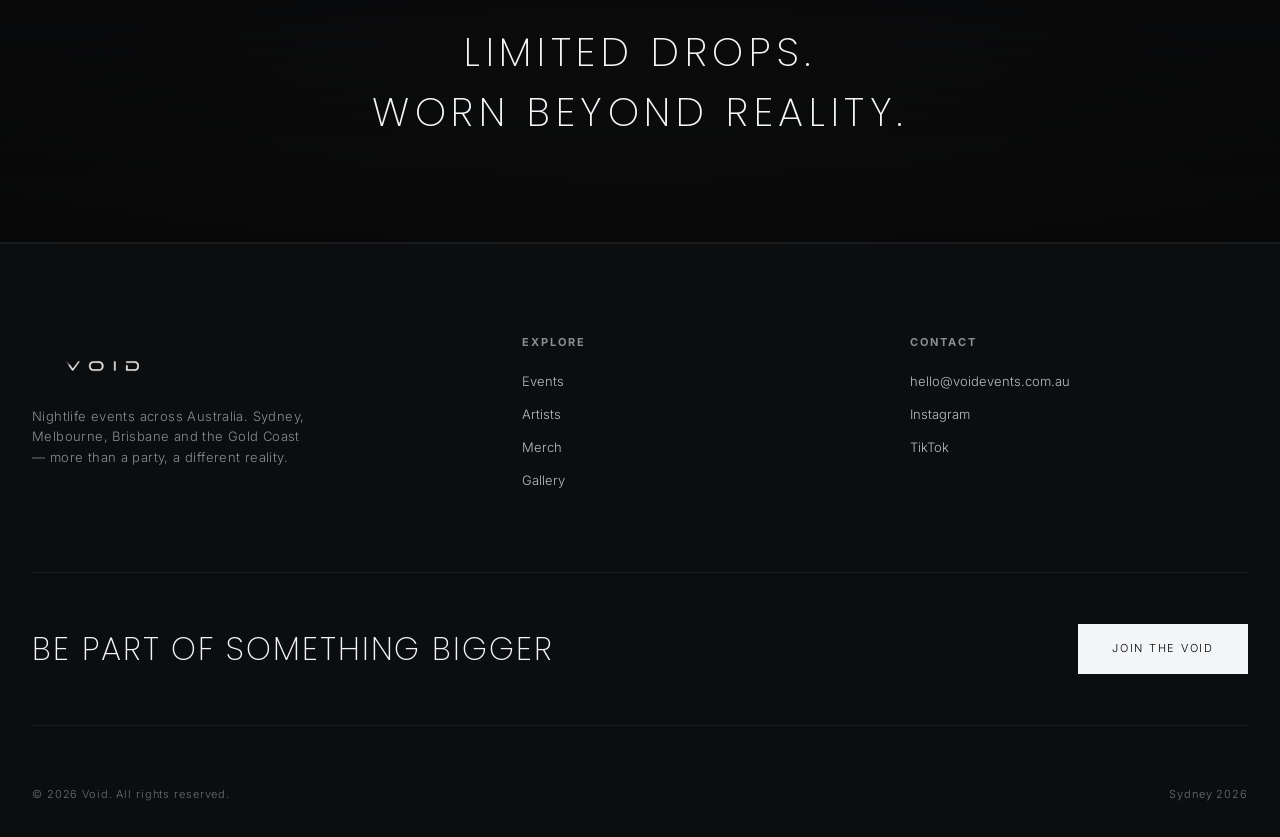
<file: merch.html>
<!DOCTYPE html>
<html lang="pt-BR">
<head>
<meta charset="UTF-8">
<meta name="viewport" content="width=device-width, initial-scale=1.0">
<title>VOID — Merch</title>
<link rel="preconnect" href="https://fonts.googleapis.com">
<link rel="preconnect" href="https://fonts.gstatic.com" crossorigin>
<link href="https://fonts.googleapis.com/css2?family=Poppins:wght@200;300;400;600&family=Inter:wght@300;400;500&display=swap" rel="stylesheet">
<link rel="stylesheet" href="assets/style.css">
<link rel="manifest" href="manifest.json">
<meta name="theme-color" content="#060607">
<link rel="apple-touch-icon" href="assets/icons/apple-touch-icon.png">
<meta name="apple-mobile-web-app-capable" content="yes">
<meta name="apple-mobile-web-app-status-bar-style" content="black-translucent">
<meta name="apple-mobile-web-app-title" content="VOID">
</head>
<body>

<header>
  <nav class="nav">
    <a href="index.html"><img src="assets/img/void-logo.png" alt="VOID" class="logo-img"></a>
    <ul class="nav-links">
      <li><a href="events.html">Events</a></li>
      <li><a href="artists.html">Artists</a></li>
      <li><a href="index.html#gallery">Gallery</a></li>
      <li><a href="merch.html" class="active">Merch</a></li>
      <li><a href="contact.html">Contact</a></li>
    </ul>
    <a href="contact.html" class="nav-cta">Join The Void</a>
    <button class="burger" id="burger" aria-label="Open menu" aria-expanded="false">
      <span></span><span></span><span></span>
    </button>
  </nav>
</header>

<div class="mobile-panel" id="mobilePanel">
  <a href="events.html">Events</a>
  <a href="artists.html">Artists</a>
  <a href="index.html#gallery">Gallery</a>
  <a href="merch.html">Merch</a>
  <a href="contact.html">Contact</a>
  <a href="contact.html" class="nav-cta">Join The Void</a>
</div>

<section class="page-hero">
  <div class="eyebrow">Apparel Collection · Sydney 2026</div>
  <h1>Merch</h1>
  <p>More than clothing — a different dimension. Wear the movement.</p>
</section>

<section class="section" style="padding-top:0;">
  <div class="shop-grid">

    <div class="shirt-card">
      <div class="shirt-visual">
        <svg class="shirt-svg" viewBox="0 0 200 220" xmlns="http://www.w3.org/2000/svg">
          <path d="M40 20 L75 8 Q100 22 125 8 L160 20 L185 55 L160 70 L155 200 L45 200 L40 70 L15 55 Z"
                fill="#141416" stroke="#2c2d30" stroke-width="1.5"/>
          <text x="100" y="60" text-anchor="middle" font-family="Poppins, sans-serif" font-size="14" letter-spacing="6" fill="#eceded">VOID</text>
        </svg>
      </div>
      <div class="shirt-meta">
        <span class="name">Void Tee — Black</span>
        <span class="price">$65</span>
      </div>
      <a href="contact.html" class="shirt-cta">Enquire To Buy</a>
    </div>

    <div class="shirt-card">
      <div class="shirt-visual">
        <svg class="shirt-svg" viewBox="0 0 200 220" xmlns="http://www.w3.org/2000/svg">
          <defs>
            <linearGradient id="drip1" x1="0%" y1="0%" x2="0%" y2="100%">
              <stop offset="0%" stop-color="#ff1f8f"/><stop offset="100%" stop-color="#c4106b"/>
            </linearGradient>
          </defs>
          <path d="M40 20 L75 8 Q100 22 125 8 L160 20 L185 55 L160 70 L155 200 L45 200 L40 70 L15 55 Z"
                fill="#eceded" stroke="#cfd0d2" stroke-width="1.5"/>
          <path d="M100 45 L75 100 L92 100 L92 150 L108 150 L108 100 L125 100 Z" fill="url(#drip1)"/>
        </svg>
      </div>
      <div class="shirt-meta">
        <span class="name">Void Tee — White / Pink</span>
        <span class="price">$65</span>
      </div>
      <a href="contact.html" class="shirt-cta">Enquire To Buy</a>
    </div>

    <div class="shirt-card">
      <div class="shirt-visual">
        <svg class="shirt-svg" viewBox="0 0 200 220" xmlns="http://www.w3.org/2000/svg">
          <path d="M60 15 L90 8 L100 18 L110 8 L140 15 L150 60 L130 65 L128 200 L72 200 L70 65 L50 60 Z"
                fill="#141416" stroke="#2c2d30" stroke-width="1.5"/>
          <path d="M100 30 L82 70 L94 70 L94 110 L106 110 L106 70 L118 70 Z" fill="#f4f5f7"/>
        </svg>
      </div>
      <div class="shirt-meta">
        <span class="name">Void Hoodie — Black</span>
        <span class="price">$110</span>
      </div>
      <a href="contact.html" class="shirt-cta">Enquire To Buy</a>
    </div>

    <div class="shirt-card">
      <div class="shirt-visual">
        <svg class="shirt-svg" viewBox="0 0 200 220" xmlns="http://www.w3.org/2000/svg">
          <ellipse cx="100" cy="60" rx="70" ry="24" fill="#141416" stroke="#2c2d30" stroke-width="1.5"/>
          <path d="M85 30 L100 60 L115 30" stroke="#eceded" stroke-width="4" fill="none"/>
        </svg>
      </div>
      <div class="shirt-meta">
        <span class="name">Void Cap — Black</span>
        <span class="price">$45</span>
      </div>
      <a href="contact.html" class="shirt-cta">Enquire To Buy</a>
    </div>

    <div class="shirt-card">
      <div class="shirt-visual">
        <svg class="shirt-svg" viewBox="0 0 200 220" xmlns="http://www.w3.org/2000/svg">
          <rect x="55" y="20" width="90" height="150" rx="4" fill="#141416" stroke="#2c2d30" stroke-width="1.5"/>
          <path d="M100 60 L80 110 L95 110 L95 145 L120 100 L105 100 L105 60 Z" fill="#ff1f8f"/>
        </svg>
      </div>
      <div class="shirt-meta">
        <span class="name">Void Tote Bag</span>
        <span class="price">$28</span>
      </div>
      <a href="contact.html" class="shirt-cta">Enquire To Buy</a>
    </div>

    <div class="shirt-card">
      <div class="shirt-visual">
        <svg class="shirt-svg" viewBox="0 0 200 220" xmlns="http://www.w3.org/2000/svg">
          <path d="M40 20 L160 20 L160 190 L40 190 Z" fill="#141416" stroke="#2c2d30" stroke-width="1.5"/>
          <path d="M100 60 L70 130 L90 130 L90 160 L130 90 L110 90 L110 60 Z" fill="#f4f5f7"/>
        </svg>
      </div>
      <div class="shirt-meta">
        <span class="name">Void Longsleeve</span>
        <span class="price">$78</span>
      </div>
      <a href="contact.html" class="shirt-cta">Enquire To Buy</a>
    </div>

  </div>
</section>

<section class="chapter" style="padding:100px 32px;">
  <h2>Limited Drops.<br>Worn Beyond Reality.</h2>
</section>

<footer id="contact">
  <div class="footer-top">
    <div class="footer-brand">
      <img src="assets/img/void-logo.png" alt="VOID" class="logo-img-lg" style="margin-bottom:18px;">
      <p>Nightlife events across Australia. Sydney, Melbourne, Brisbane and the Gold Coast — more than a party, a different reality.</p>
    </div>
    <div class="footer-col">
      <h4>Explore</h4>
      <ul>
        <li><a href="events.html">Events</a></li>
        <li><a href="artists.html">Artists</a></li>
        <li><a href="merch.html">Merch</a></li>
        <li><a href="index.html#gallery">Gallery</a></li>
      </ul>
    </div>
    <div class="footer-col">
      <h4>Contact</h4>
      <ul>
        <li><a href="mailto:hello@voidevents.com.au">hello@voidevents.com.au</a></li>
        <li><a href="#">Instagram</a></li>
        <li><a href="#">TikTok</a></li>
      </ul>
    </div>
  </div>

  <div class="footer-cta">
    <h3>Be part of something bigger</h3>
    <a href="contact.html" class="btn-solid">Join The Void</a>
  </div>

  <div class="footer-bottom">
    <span>© 2026 Void. All rights reserved.</span>
    <span>Sydney 2026</span>
  </div>
</footer>

<script src="assets/script.js"></script>
<a href="https://wa.me/61424786289" class="whatsapp-float" target="_blank" rel="noopener" aria-label="Falar no WhatsApp">
  <svg viewBox="0 0 32 32" fill="white" xmlns="http://www.w3.org/2000/svg"><path d="M16.004 3C9.377 3 4 8.373 4 15c0 2.386.7 4.61 1.902 6.478L4 29l7.72-1.867A11.94 11.94 0 0 0 16.004 27C22.63 27 28 21.627 28 15S22.63 3 16.004 3Zm0 21.818c-2.02 0-3.9-.59-5.48-1.605l-.393-.242-4.58 1.107 1.128-4.463-.256-.412A9.77 9.77 0 0 1 5.2 15c0-5.96 4.848-10.818 10.804-10.818S26.808 9.04 26.808 15 21.96 24.818 16.004 24.818Zm5.94-8.146c-.325-.163-1.923-.95-2.222-1.058-.298-.108-.516-.163-.733.163-.217.326-.842 1.058-1.033 1.276-.19.217-.38.244-.706.081-.325-.163-1.373-.506-2.615-1.612-.967-.862-1.62-1.926-1.81-2.252-.19-.326-.02-.502.143-.664.147-.146.325-.38.488-.57.163-.19.217-.326.325-.543.108-.217.054-.407-.027-.57-.081-.163-.733-1.767-1.005-2.42-.264-.635-.532-.55-.733-.56l-.624-.011c-.217 0-.57.081-.868.407-.298.326-1.14 1.114-1.14 2.718 0 1.604 1.167 3.154 1.33 3.37.163.217 2.297 3.508 5.566 4.92.778.336 1.385.537 1.858.687.78.248 1.49.213 2.052.13.626-.094 1.923-.786 2.194-1.545.27-.76.27-1.41.19-1.545-.081-.136-.298-.217-.624-.38Z"/></svg>
</a>
</body>
</html>
</file>
<file: assets/style.css>
:root{
  --black: #060607;
  --black-2: #0c0d0f;
  --black-3: #121316;
  --line: rgba(255,255,255,0.10);
  --line-soft: rgba(255,255,255,0.06);
  --silver-1: #f4f5f7;
  --silver-2: #b9bec6;
  --silver-3: #6b7078;
  --grey-text: #8b8d92;
  --pink: #ff1f8f;
  --pink-dim: rgba(255,31,143,0.35);
}

*{margin:0;padding:0;box-sizing:border-box;}
html{scroll-behavior:smooth;}
body{
  background:var(--black);
  color:var(--silver-1);
  font-family:'Inter',sans-serif;
  font-weight:300;
  line-height:1.6;
  overflow-x:hidden;
}
.wordmark{
  font-family:'Poppins',sans-serif;
  font-weight:200;
  letter-spacing:0.5em;
  text-transform:uppercase;
}
a{color:inherit;text-decoration:none;}
ul{list-style:none;}
img{max-width:100%;display:block;}
::selection{background:var(--pink);color:#000;}
a:focus-visible, button:focus-visible, input:focus-visible, textarea:focus-visible, select:focus-visible{
  outline:1px solid var(--pink);
  outline-offset:4px;
}

.container{width:100%;max-width:1360px;margin:0 auto;padding:0 32px;}

/* ---------- NAV ---------- */
header{
  position:fixed; top:0; left:0; right:0; z-index:100;
  background:linear-gradient(to bottom, rgba(6,6,7,0.92), rgba(6,6,7,0));
  backdrop-filter:blur(6px);
}
.nav{
  display:flex; align-items:center; justify-content:space-between;
  padding:26px 32px; max-width:1360px; margin:0 auto;
}
.logo-small{font-family:'Poppins',sans-serif; font-weight:300; font-size:20px; letter-spacing:0.55em;}
.logo-img{height:44px; width:auto; display:block;}
.logo-img-lg{height:54px; width:auto; display:block;}
.sr-only{
  position:absolute; width:1px; height:1px; padding:0; margin:-1px; overflow:hidden;
  clip:rect(0,0,0,0); white-space:nowrap; border:0;
}
.nav-links{display:flex; gap:42px; font-size:12px; letter-spacing:0.18em; color:var(--silver-2);}
.nav-links a{position:relative; padding-bottom:4px; transition:color .25s ease;}
.nav-links a::after{content:""; position:absolute; left:0; bottom:0; width:0; height:1px; background:var(--silver-1); transition:width .3s ease;}
.nav-links a:hover{color:var(--silver-1);}
.nav-links a:hover::after{width:100%;}
.nav-links a.active{color:var(--silver-1);}
.nav-links a.active::after{width:100%;}
.nav-cta{
  font-size:11px; letter-spacing:0.16em; padding:12px 24px; border:1px solid var(--line);
  color:var(--silver-1); white-space:nowrap; transition:border-color .25s ease, background .25s ease;
}
.nav-cta:hover{border-color:var(--silver-1); background:rgba(255,255,255,0.04);}

.burger{display:none; flex-direction:column; gap:5px; background:none; border:none; cursor:pointer; padding:8px;}
.burger span{width:22px; height:1px; background:var(--silver-1); display:block; transition:transform .3s ease, opacity .3s ease;}
.burger.open span:nth-child(1){transform:translateY(6px) rotate(45deg);}
.burger.open span:nth-child(2){opacity:0;}
.burger.open span:nth-child(3){transform:translateY(-6px) rotate(-45deg);}

.mobile-panel{
  display:none; position:fixed; inset:0; z-index:99; background:var(--black);
  padding:110px 32px 40px; flex-direction:column; gap:28px;
}
.mobile-panel.open{display:flex;}
.mobile-panel a{
  font-family:'Poppins',sans-serif; font-size:22px; letter-spacing:0.12em; font-weight:300;
  color:var(--silver-1); border-bottom:1px solid var(--line-soft); padding-bottom:20px;
}
.mobile-panel .nav-cta{align-self:flex-start; margin-top:8px;}

/* ---------- HERO (home) ---------- */
.hero{
  position:relative; min-height:100vh; display:flex; align-items:center; padding-top:120px;
  background:
    radial-gradient(ellipse 700px 460px at 50% 46%, rgba(6,6,7,0.5) 0%, rgba(6,6,7,0.2) 55%, rgba(6,6,7,0) 100%),
    linear-gradient(180deg, rgba(6,6,7,0.55) 0%, rgba(6,6,7,0.05) 22%, rgba(6,6,7,0.15) 65%, rgba(6,6,7,0.6) 100%),
    url('img/hero-bg.jpg') center 42%/cover no-repeat,
    var(--black);
  overflow:hidden;
}
.hero-grid{
  position:relative; width:100%; max-width:1360px; margin:0 auto; padding:60px 32px 90px;
  min-height:calc(100vh - 210px);
  display:flex; flex-direction:column; justify-content:center; align-items:center;
}
.hero-center{text-align:center; position:relative; z-index:1;}
.logo-mark-full{
  width:min(400px, 72vw); margin:0 auto 8px; display:block;
  filter:drop-shadow(0 0 18px rgba(255,255,255,0.06));
  animation:float 7s ease-in-out infinite, glow-pulse 5s ease-in-out infinite;
}
@keyframes glow-pulse{
  0%,100%{filter:drop-shadow(0 0 14px rgba(255,255,255,0.05));}
  50%{filter:drop-shadow(0 0 30px rgba(255,255,255,0.12));}
}
.logo-mark{width:min(320px, 60vw); margin:0 auto 8px; filter:drop-shadow(0 0 40px rgba(255,255,255,0.08)); animation:float 7s ease-in-out infinite;}
@keyframes float{0%,100%{transform:translateY(0);} 50%{transform:translateY(-10px);}}
.hero-wordmark{
  font-size:clamp(38px, 7vw, 76px); letter-spacing:0.42em; font-weight:200;
  background:linear-gradient(180deg, var(--silver-1) 0%, var(--silver-2) 45%, var(--silver-3) 100%);
  -webkit-background-clip:text; background-clip:text; color:transparent; margin-bottom:22px;
}
.hero-tagline{font-size:13px; letter-spacing:0.28em; color:var(--grey-text); text-transform:uppercase;}
.hero-tagline span{display:block;}
.hero-side{
  position:absolute; top:36px; right:32px;
  display:flex; flex-direction:column; gap:34px;
  font-size:12px; letter-spacing:0.18em; color:var(--silver-2); text-transform:uppercase;
  text-align:right; z-index:1;
}
.hero-side .rule{width:36px; height:1px; background:var(--line); margin:2px 0;}
.hero-side li{padding:4px 0; line-height:1.9;}
.scroll-cue{
  position:absolute; bottom:28px; left:50%; transform:translateX(-50%);
  font-size:10px; letter-spacing:0.3em; color:var(--silver-3);
  display:flex; flex-direction:column; align-items:center; gap:10px;
}
.scroll-cue::after{content:""; width:1px; height:34px; background:linear-gradient(var(--silver-3), transparent); animation:pulse-line 2.2s ease-in-out infinite;}
@keyframes pulse-line{0%,100%{opacity:.3;} 50%{opacity:1;}}

/* ---------- PAGE HERO (sub-pages) ---------- */
.page-hero{
  position:relative; padding:190px 32px 90px; text-align:center;
  background:
    linear-gradient(180deg, rgba(6,6,7,0.88), rgba(6,6,7,0.94)),
    url('img/chapter-bg.png') center/cover no-repeat,
    var(--black);
  border-bottom:1px solid var(--line-soft);
}
.page-hero .eyebrow{font-size:11px; letter-spacing:0.24em; color:var(--grey-text); text-transform:uppercase; margin-bottom:18px;}
.page-hero h1{
  font-family:'Poppins',sans-serif; font-weight:200; letter-spacing:0.1em;
  font-size:clamp(32px, 6vw, 58px); text-transform:uppercase;
}
.page-hero p{margin-top:22px; color:var(--grey-text); font-size:14px; max-width:520px; margin-left:auto; margin-right:auto;}

/* ---------- CHAPTER BANNER ---------- */
.chapter{
  position:relative; padding:130px 32px; text-align:center;
  background:linear-gradient(180deg, rgba(6,6,7,0.4), rgba(6,6,7,0.85)),
    radial-gradient(ellipse 1200px 400px at 50% 100%, rgba(255,255,255,0.06), transparent 70%), var(--black-2);
  border-top:1px solid var(--line-soft); border-bottom:1px solid var(--line-soft); overflow:hidden;
}
.chapter-photo{
  position:relative; min-height:280px; display:flex; align-items:center; justify-content:center;
  padding:60px 32px; text-align:center;
  background:
    linear-gradient(180deg, rgba(6,6,7,0.72), rgba(6,6,7,0.72)),
    url('img/chapter-bg.png') center/cover no-repeat,
    var(--black-2);
  border-top:1px solid var(--line-soft); border-bottom:1px solid var(--line-soft);
}
.chapter-photo h2{
  position:relative;
  font-family:'Poppins',sans-serif; font-weight:200; letter-spacing:0.14em;
  font-size:clamp(22px, 4vw, 40px); line-height:1.5; text-transform:uppercase;
}
@media (max-width:960px){
  .chapter-photo{min-height:340px; background-position:65% center;}
}
.chapter h2{
  position:relative; font-family:'Poppins',sans-serif; font-weight:200;
  font-size:clamp(22px, 4vw, 40px); letter-spacing:0.14em; line-height:1.5; text-transform:uppercase;
}

/* ---------- FEATURE GRID ---------- */
.feature-grid{display:grid; grid-template-columns:repeat(4, 1fr); border-bottom:1px solid var(--line-soft);}
.feature{
  position:relative; min-height:420px; padding:34px; display:flex; flex-direction:column; justify-content:flex-end;
  border-right:1px solid var(--line-soft); background-color:var(--black-2);
  background-size:cover; background-position:center top;
  overflow:hidden; isolation:isolate;
}
.feature:last-child{border-right:none;}
.feature::before{
  content:""; position:absolute; inset:0; z-index:0;
  background:linear-gradient(180deg, rgba(6,6,7,0) 40%, rgba(6,6,7,0.55) 100%);
  transition:background .35s ease;
}
.feature:hover::before{background:linear-gradient(180deg, rgba(6,6,7,0.05) 30%, rgba(6,6,7,0.75) 100%);}
.feature-label{font-family:'Poppins',sans-serif; font-weight:300; font-size:22px; letter-spacing:0.06em; text-transform:uppercase; position:relative; z-index:1; margin-bottom:14px;}
.feature-link{position:relative; z-index:1; font-size:11px; letter-spacing:0.14em; text-transform:uppercase; color:var(--grey-text); display:inline-flex; align-items:center; gap:8px;}
.feature-link .bar{width:16px; height:1px; background:var(--grey-text);}
.feature.plain{justify-content:flex-end; background-color:var(--black);}

/* ---------- GENERIC SECTION ---------- */
.section{padding:130px 32px;}
.section-head{
  max-width:1360px; margin:0 auto 70px; display:flex; align-items:flex-end; justify-content:space-between;
  gap:24px; flex-wrap:wrap;
}
.section-head h2{font-family:'Poppins',sans-serif; font-weight:200; font-size:clamp(26px, 4vw, 40px); letter-spacing:0.1em; text-transform:uppercase;}
.section-head p{font-size:12px; letter-spacing:0.1em; color:var(--grey-text); max-width:280px; text-align:right;}

/* ---------- EVENTS ---------- */
.event-list{max-width:1360px; margin:0 auto; display:flex; flex-direction:column; border-top:1px solid var(--line-soft);}
.event-row{
  display:grid; grid-template-columns:120px 1fr auto auto; align-items:center; gap:28px;
  padding:30px 8px; border-bottom:1px solid var(--line-soft); transition:background .25s ease;
}
.event-row:hover{background:var(--black-2);}
.event-date{font-family:'Poppins',sans-serif; letter-spacing:0.08em;}
.event-date .day{font-size:30px; font-weight:200; display:block; color:var(--silver-1);}
.event-date .month{font-size:11px; letter-spacing:0.2em; color:var(--grey-text); text-transform:uppercase;}
.event-info h3{font-size:17px; font-weight:400; letter-spacing:0.02em; margin-bottom:6px;}
.event-info span{font-size:12px; color:var(--grey-text); letter-spacing:0.05em;}
.event-city{font-size:11px; letter-spacing:0.16em; text-transform:uppercase; color:var(--silver-2); border:1px solid var(--line); padding:8px 16px; white-space:nowrap;}
.event-ticket{font-size:11px; letter-spacing:0.14em; text-transform:uppercase; color:var(--silver-1); white-space:nowrap; display:inline-flex; align-items:center; gap:8px;}
.event-ticket .bar{width:16px; height:1px; background:var(--silver-1);}

/* ---------- ARTISTS ---------- */
.artist-grid{max-width:1360px; margin:0 auto; display:grid; grid-template-columns:repeat(3, 1fr); gap:2px; background:var(--line-soft);}
.artist-card{background:var(--black); padding:0; position:relative; overflow:hidden;}
.artist-visual{
  height:320px; position:relative; display:flex; align-items:center; justify-content:center;
  background:radial-gradient(circle at 30% 20%, rgba(255,255,255,0.08), transparent 55%), var(--black-2);
}
.artist-visual svg{width:70px; opacity:0.85;}
.artist-body{padding:26px 28px 32px;}
.artist-body h3{font-family:'Poppins',sans-serif; font-weight:300; font-size:18px; letter-spacing:0.06em; text-transform:uppercase; margin-bottom:8px;}
.artist-body p{font-size:12px; color:var(--grey-text); letter-spacing:0.03em; margin-bottom:16px;}
.artist-tags{display:flex; gap:8px; flex-wrap:wrap;}
.artist-tags span{font-size:10px; letter-spacing:0.12em; text-transform:uppercase; color:var(--silver-3); border:1px solid var(--line-soft); padding:5px 10px;}

/* ---------- MERCH / SHOP ---------- */
.shop-grid{max-width:1360px; margin:0 auto; display:grid; grid-template-columns:repeat(3, 1fr); gap:28px;}
.shirt-card{background:var(--black-2); border:1px solid var(--line-soft); padding:36px 30px 26px; display:flex; flex-direction:column;}
.shirt-visual{position:relative; height:260px; display:flex; align-items:center; justify-content:center; margin-bottom:24px;}
.shirt-svg{width:180px;}
.shirt-meta{display:flex; justify-content:space-between; align-items:baseline; border-top:1px solid var(--line-soft); padding-top:16px; margin-top:auto;}
.shirt-meta .name{font-family:'Poppins',sans-serif; font-size:13px; letter-spacing:0.08em; text-transform:uppercase;}
.shirt-meta .price{font-size:13px; color:var(--silver-2);}
.shirt-cta{
  margin-top:20px; font-size:11px; letter-spacing:0.14em; text-transform:uppercase; text-align:center;
  padding:14px; border:1px solid var(--line); color:var(--silver-1); transition:border-color .25s ease, background .25s ease;
}
.shirt-cta:hover{border-color:var(--silver-1); background:rgba(255,255,255,0.04);}

/* ---------- CONTACT FORM ---------- */
.contact-wrap{max-width:760px; margin:0 auto; padding:0 32px;}
.form-row{display:grid; grid-template-columns:1fr 1fr; gap:24px; margin-bottom:24px;}
.field{display:flex; flex-direction:column; gap:10px;}
.field.full{grid-column:1 / -1;}
.field label{font-size:11px; letter-spacing:0.16em; text-transform:uppercase; color:var(--grey-text);}
.field input, .field select, .field textarea{
  background:var(--black-2); border:1px solid var(--line); color:var(--silver-1);
  padding:14px 16px; font-family:'Inter',sans-serif; font-size:14px; font-weight:300;
  transition:border-color .25s ease;
}
.field input:focus, .field select:focus, .field textarea:focus{border-color:var(--silver-1); outline:none;}
.field textarea{resize:vertical; min-height:130px;}
.field .error{font-size:11px; color:var(--pink); min-height:14px;}
.submit-btn{
  width:100%; padding:18px; background:var(--silver-1); color:#000; border:none; cursor:pointer;
  font-size:12px; letter-spacing:0.18em; text-transform:uppercase; transition:opacity .25s ease;
}
.submit-btn:hover{opacity:.85;}
.form-status{margin-top:20px; font-size:13px; letter-spacing:0.03em; text-align:center; min-height:20px;}
.form-status.success{color:#7ef2b0;}
.form-status.error{color:var(--pink);}
.contact-info{max-width:760px; margin:0 auto 70px; display:grid; grid-template-columns:repeat(3,1fr); gap:24px; text-align:center; padding:0 32px;}
.contact-info div h4{font-size:11px; letter-spacing:0.18em; text-transform:uppercase; color:var(--grey-text); margin-bottom:10px;}
.contact-info div p, .contact-info div a{font-size:14px; color:var(--silver-2);}

/* ---------- FOOTER ---------- */
footer{padding:90px 32px 34px; background:var(--black-2); border-top:1px solid var(--line-soft);}
.footer-top{max-width:1360px; margin:0 auto 70px; display:grid; grid-template-columns:1.3fr 1fr 1fr; gap:50px;}
.footer-brand .logo-small{display:block; margin-bottom:18px;}
.footer-brand p{font-size:13px; color:var(--grey-text); max-width:280px; letter-spacing:0.03em;}
.footer-col h4{font-size:11px; letter-spacing:0.18em; text-transform:uppercase; color:var(--grey-text); margin-bottom:20px;}
.footer-col li{font-size:13px; margin-bottom:12px; color:var(--silver-2);}
.footer-col a:hover{color:var(--silver-1);}
.footer-cta{
  max-width:1360px; margin:0 auto 60px; padding:50px 0; border-top:1px solid var(--line-soft); border-bottom:1px solid var(--line-soft);
  display:flex; align-items:center; justify-content:space-between; gap:24px; flex-wrap:wrap;
}
.footer-cta h3{font-family:'Poppins',sans-serif; font-weight:200; font-size:clamp(22px,3.4vw,32px); letter-spacing:0.06em; text-transform:uppercase;}
.btn-solid{
  font-size:11px; letter-spacing:0.16em; text-transform:uppercase; padding:16px 34px; background:var(--silver-1);
  color:#000; white-space:nowrap; transition:opacity .25s ease; border:none; cursor:pointer;
}
.btn-solid:hover{opacity:.85;}
.footer-bottom{max-width:1360px; margin:0 auto; display:flex; justify-content:space-between; font-size:11px; letter-spacing:0.08em; color:var(--silver-3); flex-wrap:wrap; gap:10px;}

/* ---------- WHATSAPP FLOAT ---------- */
.whatsapp-float{
  position:fixed;
  right:24px;
  bottom:24px;
  z-index:200;
  width:58px;
  height:58px;
  border-radius:50%;
  background:#25D366;
  display:flex;
  align-items:center;
  justify-content:center;
  box-shadow:0 6px 22px rgba(0,0,0,0.45);
  transition:transform .25s ease, box-shadow .25s ease;
}
.whatsapp-float:hover{
  transform:scale(1.08);
  box-shadow:0 8px 28px rgba(0,0,0,0.55);
}
.whatsapp-float svg{width:29px; height:29px;}
@media (max-width:560px){
  .whatsapp-float{right:16px; bottom:16px; width:52px; height:52px;}
  .whatsapp-float svg{width:26px; height:26px;}
}

/* ---------- RESPONSIVE ---------- */
@media (max-width:960px){
  .nav-links{display:none;}
  .nav-cta{display:none;}
  .burger{display:flex;}
  .hero-grid{padding-top:20px;}
  .hero-side{
    position:static; margin-top:36px; align-items:center; text-align:center;
    flex-direction:row; flex-wrap:wrap; justify-content:center; gap:20px 34px;
  }
  .hero-side .rule{display:none;}
  .feature-grid{grid-template-columns:1fr 1fr;}
  .feature{min-height:280px; border-bottom:1px solid var(--line-soft);}
  .shop-grid{grid-template-columns:1fr 1fr;}
  .artist-grid{grid-template-columns:1fr 1fr;}
  .section-head{flex-direction:column; align-items:flex-start;}
  .section-head p{text-align:left;}
  .footer-top{grid-template-columns:1fr; gap:40px;}
  .event-row{grid-template-columns:1fr; gap:14px; text-align:left;}
  .contact-info{grid-template-columns:1fr; gap:34px;}
}
@media (max-width:560px){
  .container, .nav, .hero-grid, .chapter, .section, footer, .page-hero{padding-left:20px; padding-right:20px;}
  .feature-grid{grid-template-columns:1fr;}
  .feature{border-right:none;}
  .hero-wordmark{letter-spacing:0.28em;}
  .footer-cta{flex-direction:column; align-items:flex-start;}
  .shop-grid{grid-template-columns:1fr;}
  .artist-grid{grid-template-columns:1fr;}
  .form-row{grid-template-columns:1fr;}
}

@media (prefers-reduced-motion: reduce){*{animation:none !important; transition:none !important;}}
</file>
